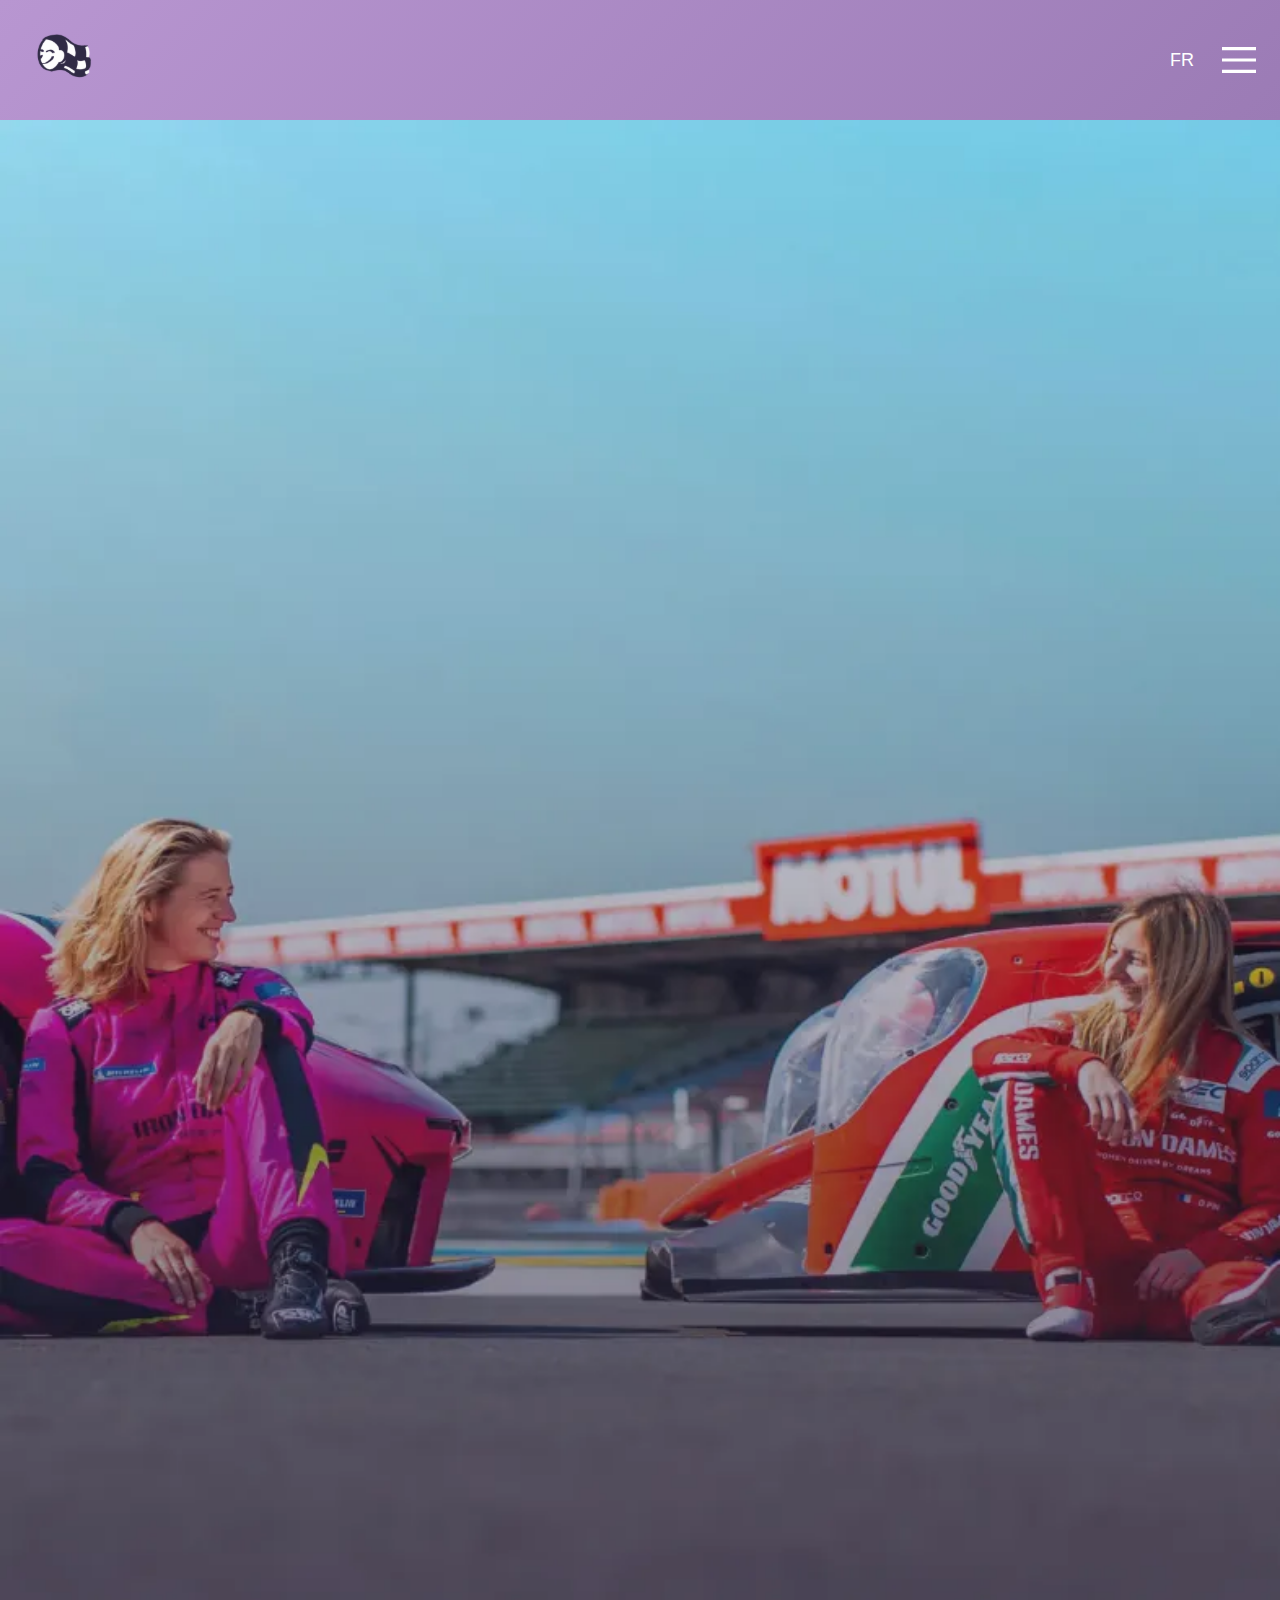
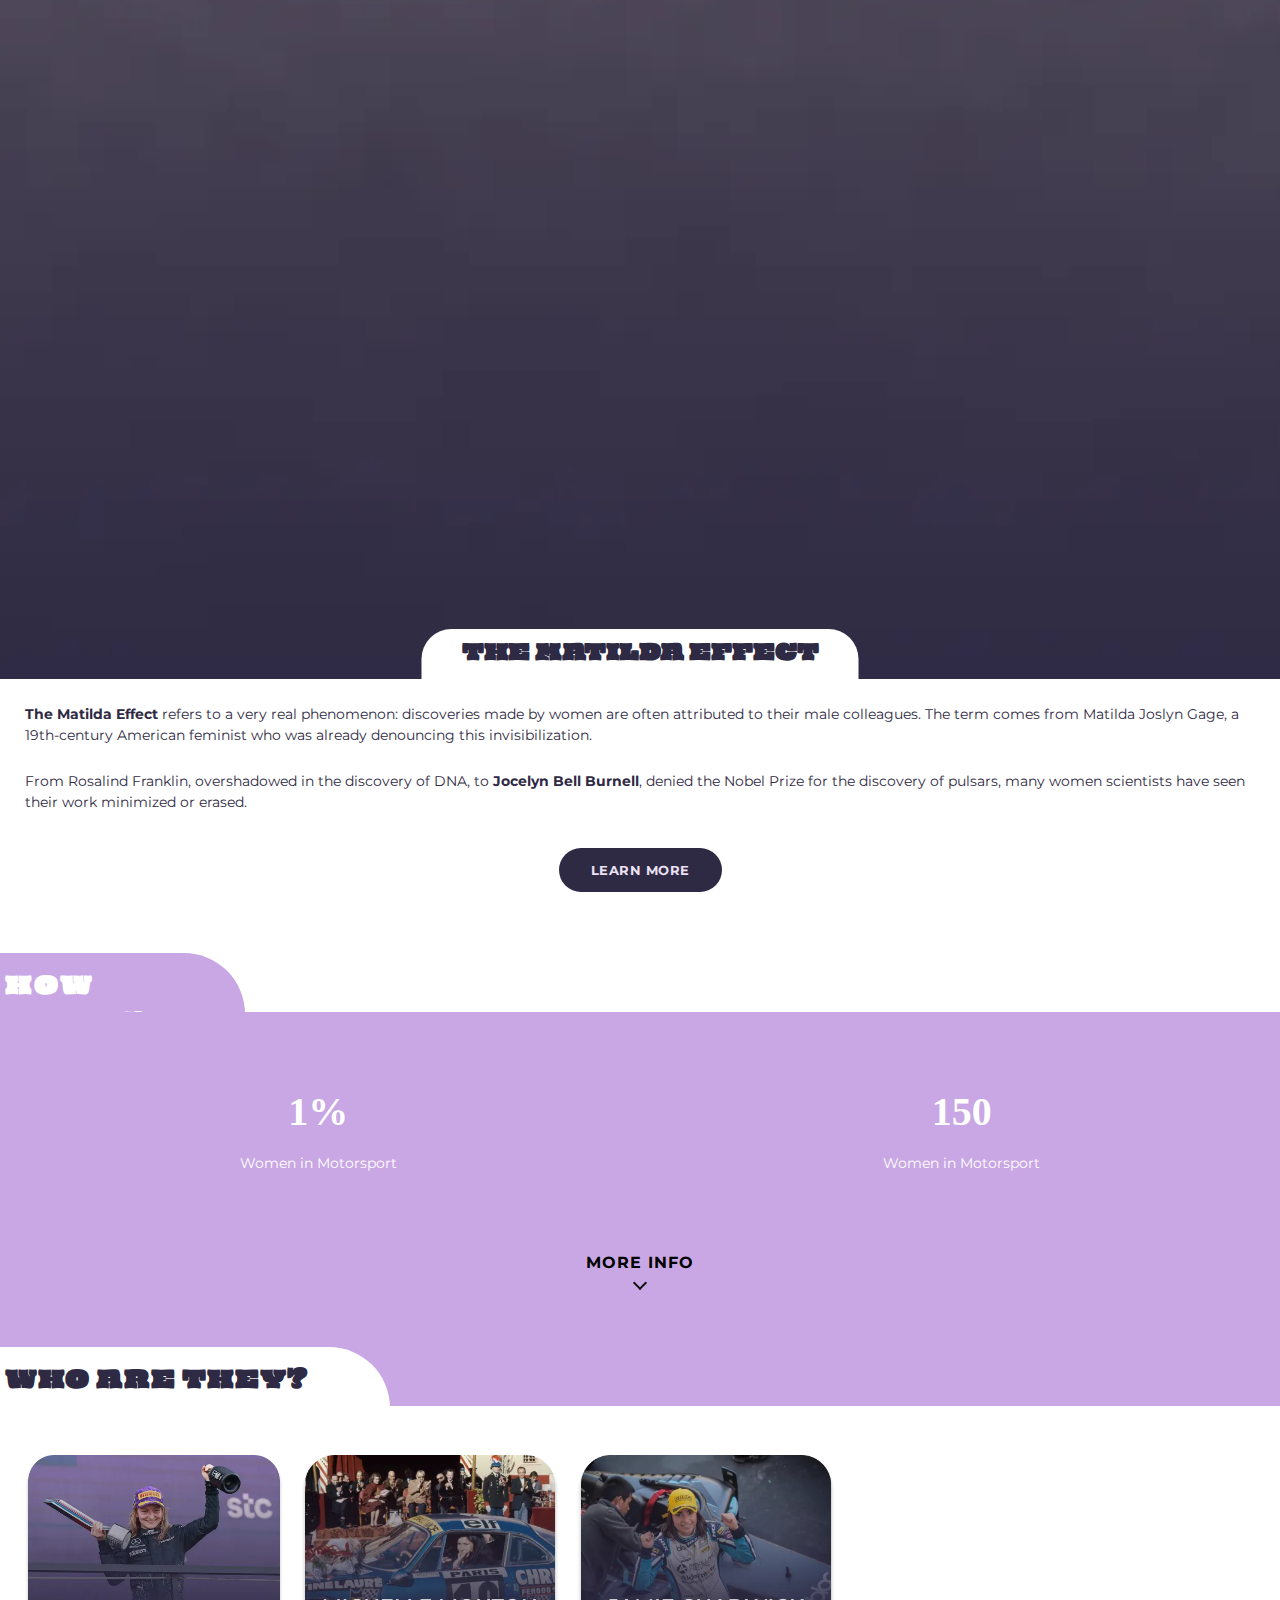
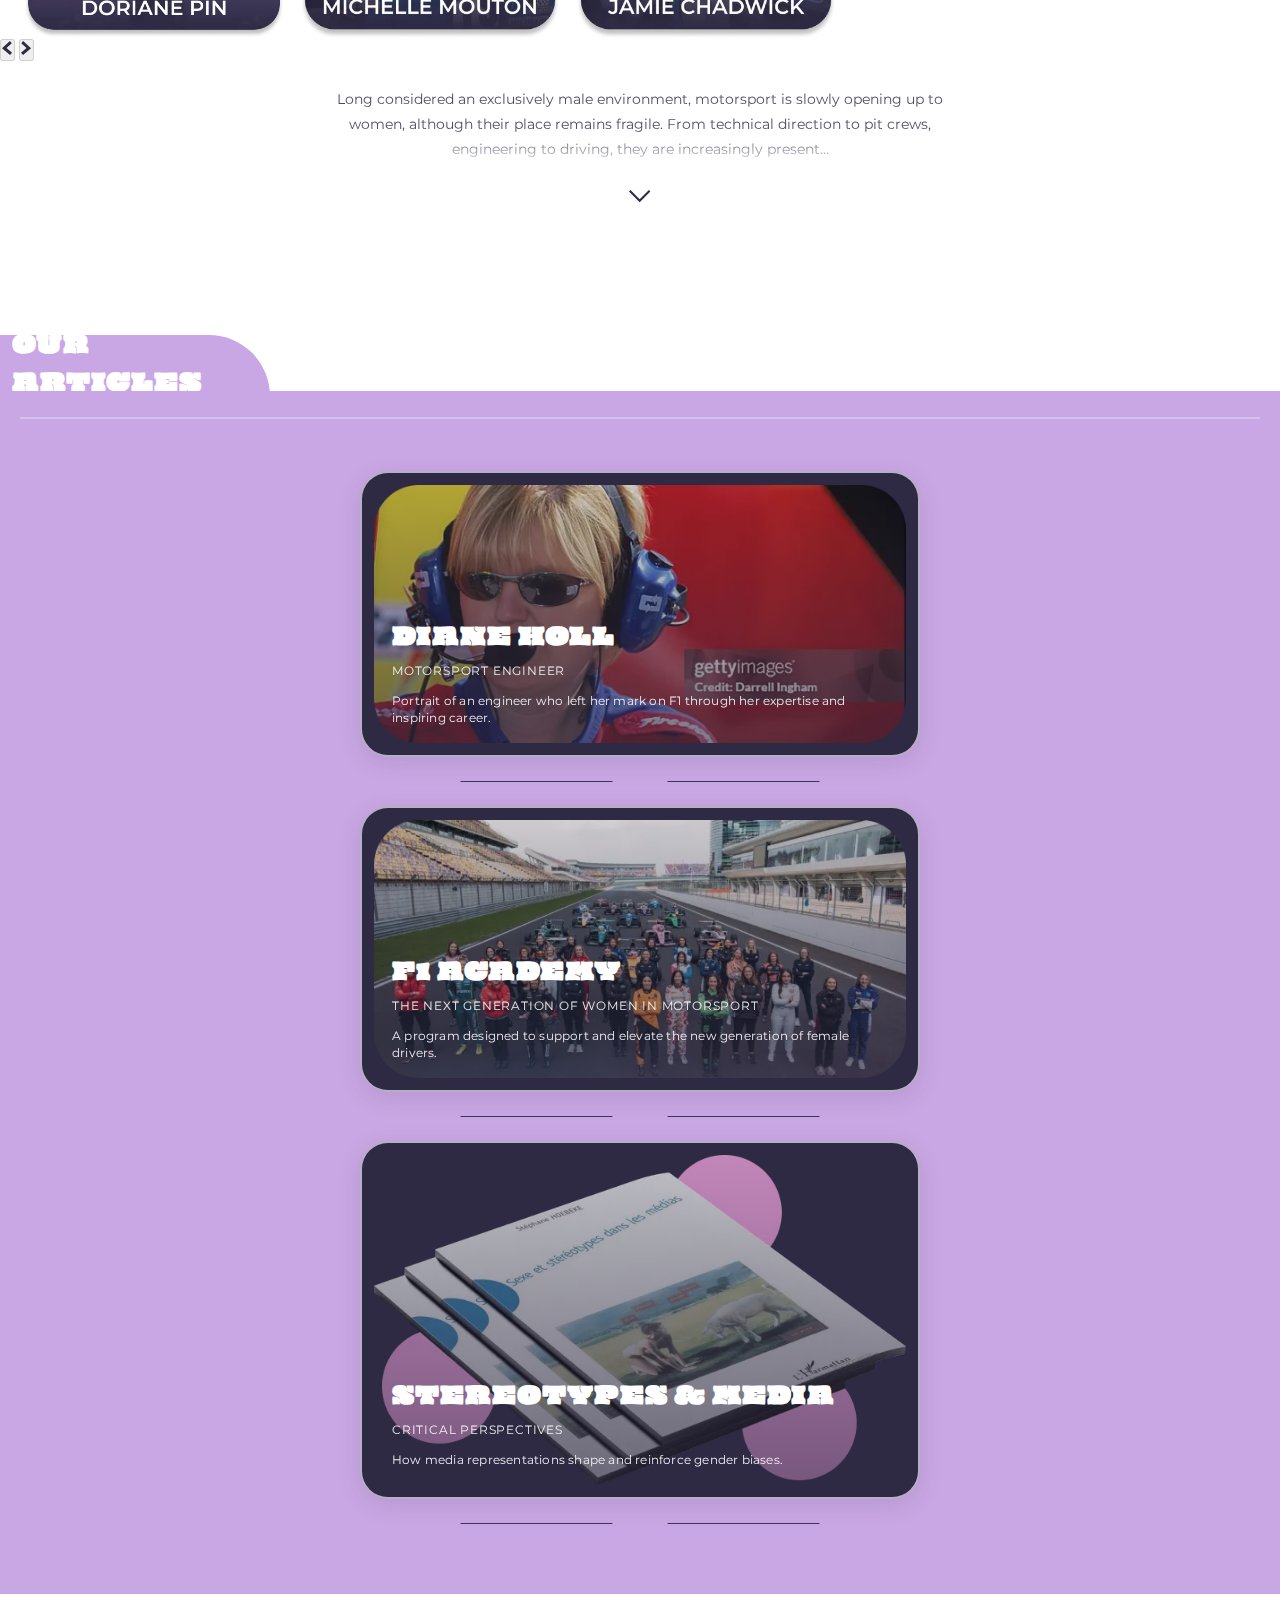
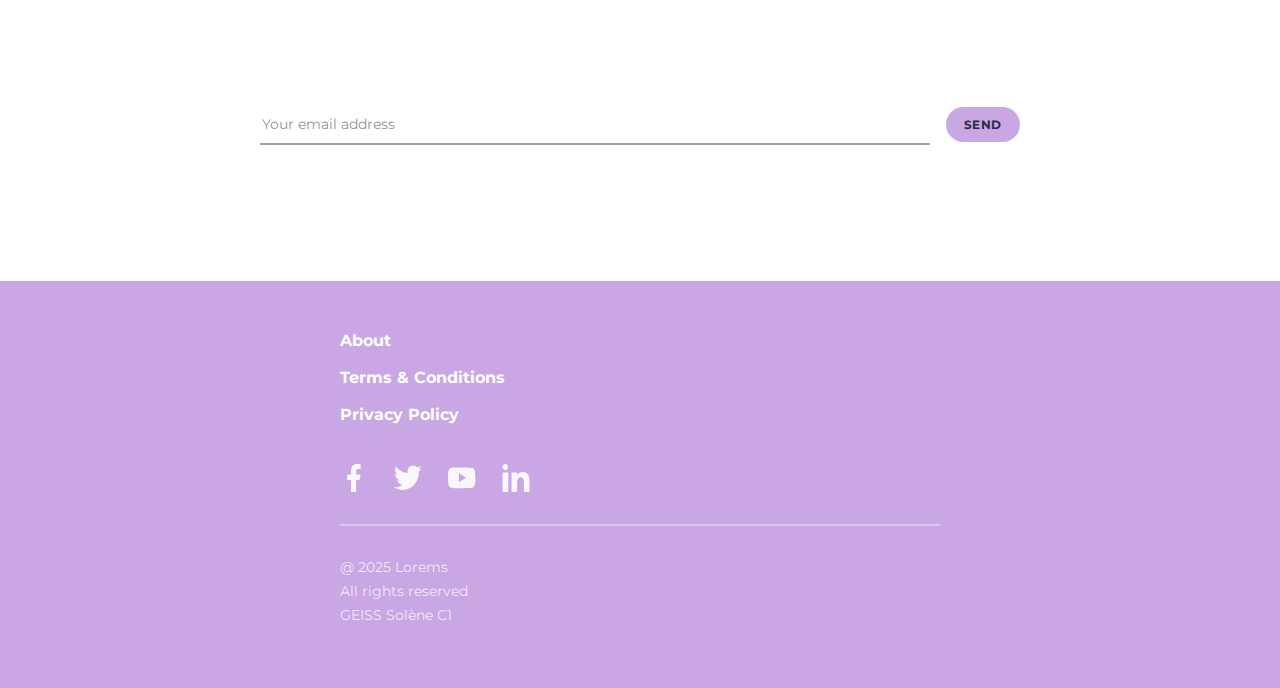
<file: en/index.html>
<!DOCTYPE html>
<html lang="en">
<head>
  <meta charset="UTF-8">
  <meta name="viewport" content="width=device-width, initial-scale=1.0">
  <title>THE INVISIBLE GRID</title>

  <link rel="stylesheet" href="/src/style.css">
  <script src="/src/script.js" defer></script>
  <link href="https://fonts.googleapis.com/css2?family=Oi&display=swap" rel="stylesheet">
  <link href="https://fonts.googleapis.com/css2?family=Montserrat:wght@400;700;800&family=Oi&display=swap" rel="stylesheet">
</head>
<body>
  <header>
    
    <a href="/en/" class="logo-link">
      <img src="/assets/icones/LOGO.svg" alt="Logo">
    </a>

    <div class="header-right">
      <a href="/fr/" class="lang-link">FR</a>
      <button class="header__menu-btn menu-btn" aria-label="menu" aria-expanded="false" aria-controls="mainNav">
        <img src="/assets/icones/menu.svg" alt="Menu icon">
      </button>

      <nav class="header__menu menu" id="mainNav" aria-hidden="true">
        <ul class="menu__list list-unstyled">
          <li class="menu__item">
            <a class="menu__link" href="/en/about.html">About</a>
          </li>
          <li class="menu__item">
            <a class="menu__link" href="/en/matilda_effect.html">Matilda Effect</a>
          </li>
          <li class="menu__item">
            <a class="menu__link" href="/en/diane_holl.html">Diane Holl</a>
          </li>
          <li class="menu__item">
            <a class="menu__link" href="/en/f1_academy.html">F1 Academy</a>
          </li>
          <li class="menu__item">
            <a class="menu__link" href="/en/stereotypes.html">Stereotypes & Media</a>
          </li>
          <li class="menu__item">
            <a class="menu__link" href="/en/theory.html">A Theory</a>
          </li>
          <li class="menu__item">
            <a class="menu__link" href="/en/movies_series.html">Movies / Series</a>
          </li>
          <li class="menu__item">
            <a class="menu__link" href="/en/contact.html">Contact Us</a>
          </li>
          <li class="menu__item">
            <a class="menu__link" href="/en/glossary.html">Glossary</a>
          </li>
          <li class="menu__item">
            <a class="menu__link" href="/en/other_projects.html">Other Projects</a>
          </li>
        </ul>
      </nav>
    </div>
  </header>

  <section class="hero">
    <img src="/assets/img/home_back.webp" alt="Matilda Effect" class="hero-image">
    <div class="hero-banner">
      <h1>THE MATILDA EFFECT</h1>
    </div>
  </section>

  <section class="matilda-card">
    <div class="matilda-card__inner">
      <div class="matilda-card__content">
        <p class="matilda-card__paragraph">
          <strong>The Matilda Effect</strong> refers to a very real phenomenon: discoveries
          made by women are often attributed to their male colleagues.
          The term comes from Matilda Joslyn Gage, a 19th-century American feminist
          who was already denouncing this invisibilization.
        </p>

        <p class="matilda-card__paragraph">
          From Rosalind Franklin, overshadowed in the discovery of DNA, to
          <strong>Jocelyn Bell Burnell</strong>, denied the Nobel Prize for the discovery of pulsars,
          many women scientists have seen their work minimized or erased.
        </p>
      </div>

      <a href="/en/matilda_effect.html" class="matilda-card__button">LEARN MORE</a>
    </div>
  </section>

  <section class="stats-combien">
    <div class="stats-combien__inner">
      <div class="stats-combien__header">
        <div class="stats-combien__header-label">
          HOW MANY?
        </div>
      </div>

      <div class="stats-combien__body">
        <div class="stats-combien__body-top-line"></div>

        <div class="stats-combien__stats">
          <article class="stats-combien__stat">
            <span class="stats-combien__value">1%</span>
            <p class="stats-combien__caption">
              Women in Motorsport
            </p>
          </article>

          <article class="stats-combien__stat stats-combien__stat--right">
            <span class="stats-combien__value">150</span>
            <p class="stats-combien__caption">
              Women in Motorsport
            </p>
          </article>
        </div>

        <div class="stats-combien__footer">
          <div class="stats-combien__footer-line"></div>
          <button class="stats-combien__button" type="button">
            <span class="stats-combien__button-label">MORE INFO</span>
            <span class="stats-combien__button-icon"></span>
          </button>
        </div>
      </div>
    </div>
  </section>

  <section class="who">
    <div class="who__inner">
      <div class="who__header">
        <div class="who__header-label">
          WHO ARE THEY?
        </div>
      </div>

      <div class="carousel" aria-labelledby="carousel-heading">
        <div class="carousel__container" role="region" aria-live="polite">
          <div class="carousel__item">
            <img src="/assets/img/carrousel_1.webp" alt="Doriane Pin" />
          </div>
          <div class="carousel__item">
            <img src="/assets/img/carrousel_2.webp" alt="Michèle Mouton" />
          </div>
          <div class="carousel__item">
            <img src="/assets/img/carrousel_3.webp" alt="Jamie Chadwick" />
          </div>
        </div>

        <div class="carousel__controls">
          <button class="carousel__button carousel__button--prev" aria-label="Scroll left">
            <img src="/assets/icones/arrow_left.svg" alt="left arrow" />
          </button>
          <button class="carousel__button carousel__button--next" aria-label="Scroll right">
            <img src="/assets/icones/arrow_right.svg" alt="right arrow" />
          </button>
        </div>
      </div>

      <div class="who__footer">
        <p class="who__description">
          Long considered an exclusively male environment, motorsport is slowly opening up to women, although their place remains fragile.
          From technical direction to pit crews, engineering to driving, they are increasingly present…
        </p>

        <button class="who__arrow-bottom" type="button" aria-label="Scroll down">
          <img src="/assets/icones/arrow_down.svg" alt="down arrow" />
        </button>
      </div>
    </div>
  </section>

  <section class="articles">
    <div class="articles__inner">
      <div class="articles__header">
        <div class="articles__header-label">Our Articles</div>
      </div>

      <div class="articles__body">
        <div class="articles__body-top-line"></div>

        <div class="articles__list">

          <article class="article-card" tabindex="0">
            <div class="article-card__media">
              <img src="/assets/img/dianeholl_article1.webp" alt="Diane Holl, motorsport engineer" />
              <div class="article-card__overlay"></div>
              <div class="article-card__content">
                <h3 class="article-card__title">Diane Holl</h3>
                <p class="article-card__subtitle">Motorsport Engineer</p>
                <p class="article-card__intro">
                  Portrait of an engineer who left her mark on F1 through her expertise and inspiring career.
                </p>
              </div>
            </div>
          </article>

          <img src="/assets/icones/separateur.svg" alt="Decorative separator" class="article-separator" />

          <article class="article-card" tabindex="0">
            <div class="article-card__media">
              <img src="/assets/img/f1academy_article2.webp" alt="F1 Academy drivers" />
              <div class="article-card__overlay"></div>
              <div class="article-card__content">
                <h3 class="article-card__title">F1 Academy</h3>
                <p class="article-card__subtitle">The next generation of women in motorsport</p>
                <p class="article-card__intro">
                  A program designed to support and elevate the new generation of female drivers.
                </p>
              </div>
            </div>
          </article>

          <img src="/assets/icones/separateur.svg" alt="Decorative separator" class="article-separator" />

          <article class="article-card" tabindex="0">
            <div class="article-card__media">
              <img src="/assets/img/stereotype_book.webp" alt="Book on gender stereotypes in the media" />
              <div class="article-card__overlay"></div>
              <div class="article-card__content">
                <h3 class="article-card__title">Stereotypes & Media</h3>
                <p class="article-card__subtitle">Critical Perspectives</p>
                <p class="article-card__intro">
                  How media representations shape and reinforce gender biases.
                </p>
              </div>
            </div>
          </article>

          <img src="/assets/icones/separateur.svg" alt="Decorative separator" class="article-separator" />
        </div>
      </div>
    </div>
  </section>

  <section class="newsletter" id="newsletter">
    <div class="newsletter__inner">

      <form class="newsletter__form" novalidate>
        <label for="nl-email" class="sr-only">Your email address</label>

        <div class="newsletter__field">
          <input
            type="email"
            id="nl-email"
            class="newsletter__input"
            placeholder="Your email address"
            required
            autocomplete="email"
          />
        </div>

        <button type="submit" class="newsletter__btn">Send</button>
      </form>

      <p class="newsletter__msg" role="status" aria-live="polite"></p>

    </div>
  </section>

  <section class="footer">
    <div class="footer__inner">

      <nav class="footer__links">
        <a href="/en/about.html">About</a>
        <a href="/en/terms.html">Terms & Conditions</a>
        <a href="/en/privacy.html">Privacy Policy</a>
      </nav>

      <div class="footer__socials">
        <a href="#" aria-label="Facebook">
          <img src="/assets/icones/Facebook-Icon.svg" alt="facebook icon">
        </a>
        <a href="#" aria-label="Twitter">
          <img src="/assets/icones/Twitter-Icon.svg" alt="twitter icon">
        </a>
        <a href="#" aria-label="YouTube">
          <img src="/assets/icones/Youtube-Icon.svg" alt="youtube icon">
        </a>
        <a href="#" aria-label="LinkedIn">
          <img src="/assets/icones/LinkedIn.svg" alt="linkedin icon">
        </a>
      </div>

      <div class="footer__separator"></div>

      <div class="footer__legal">
        <p>@ 2025 Lorems</p>
        <p>All rights reserved</p>
        <p>GEISS Solène C1</p>
      </div>

    </div>
  </section>

</body>
</html>
</file>
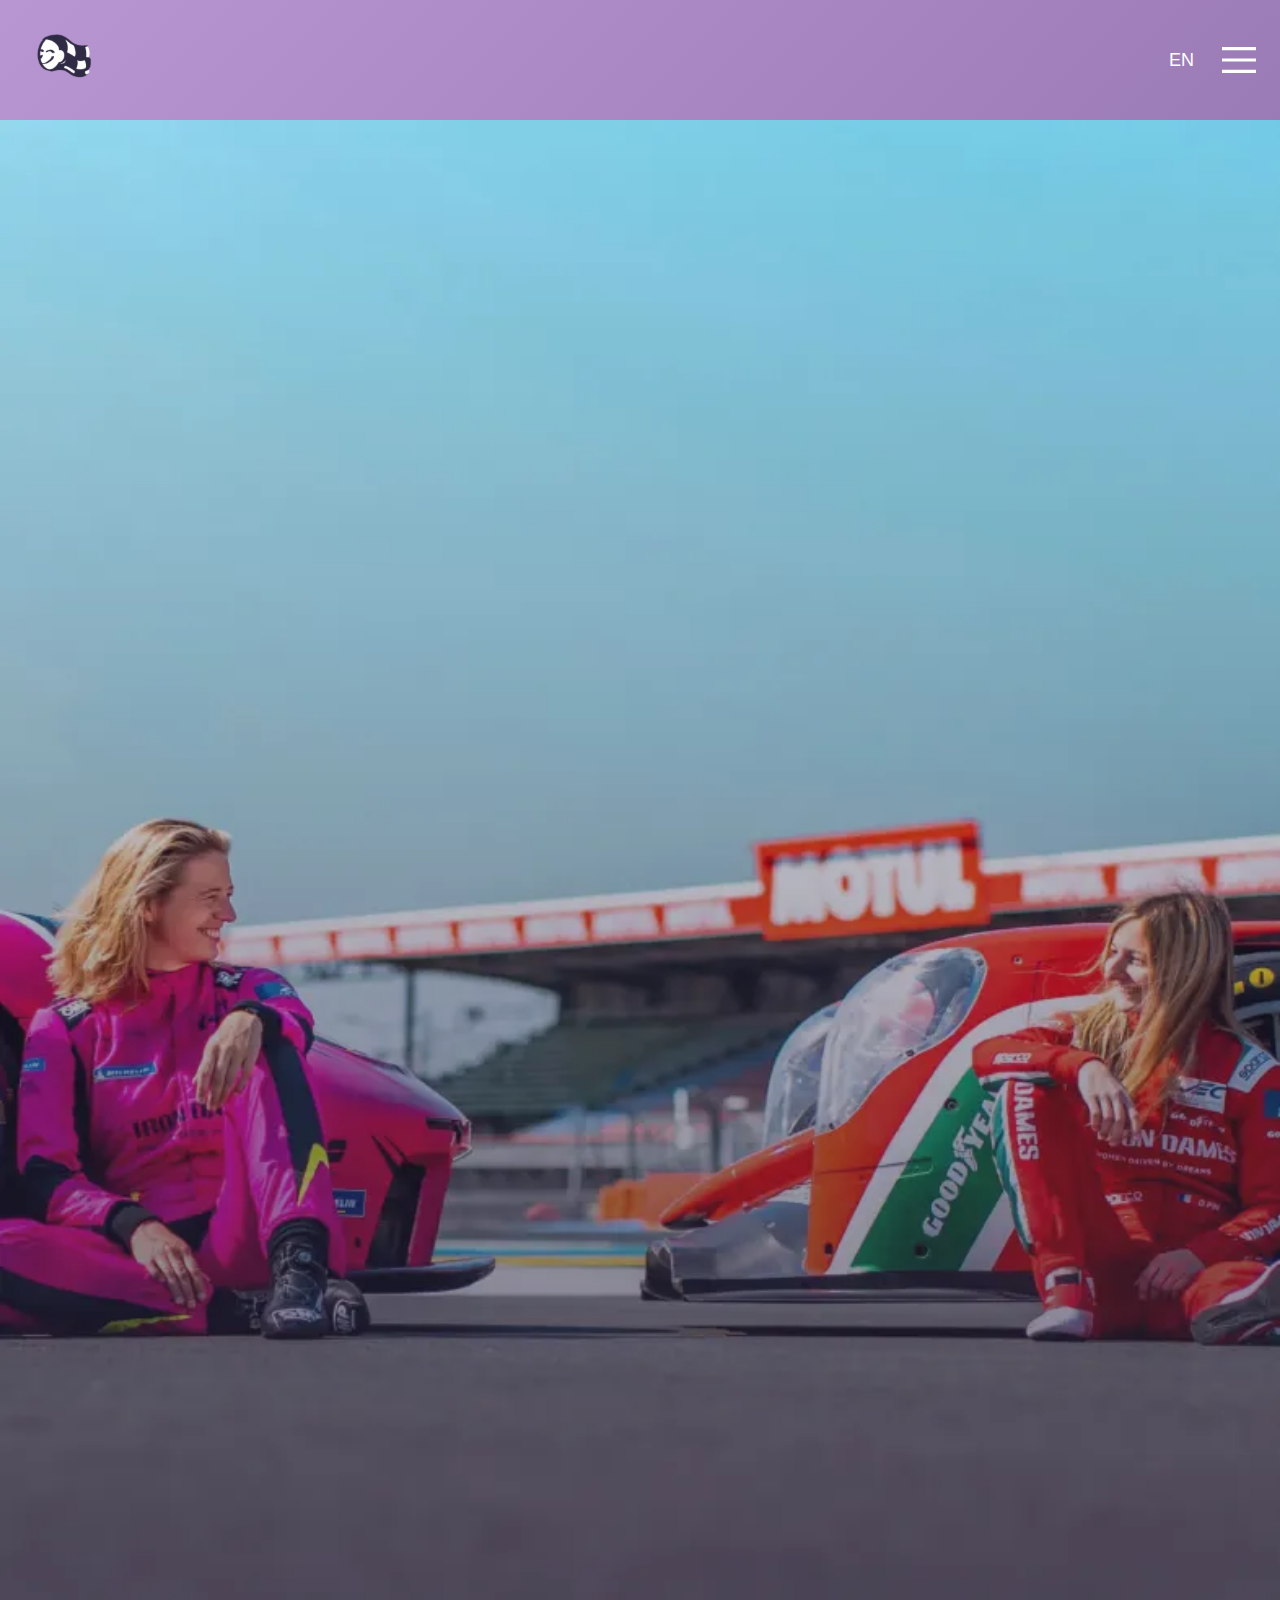
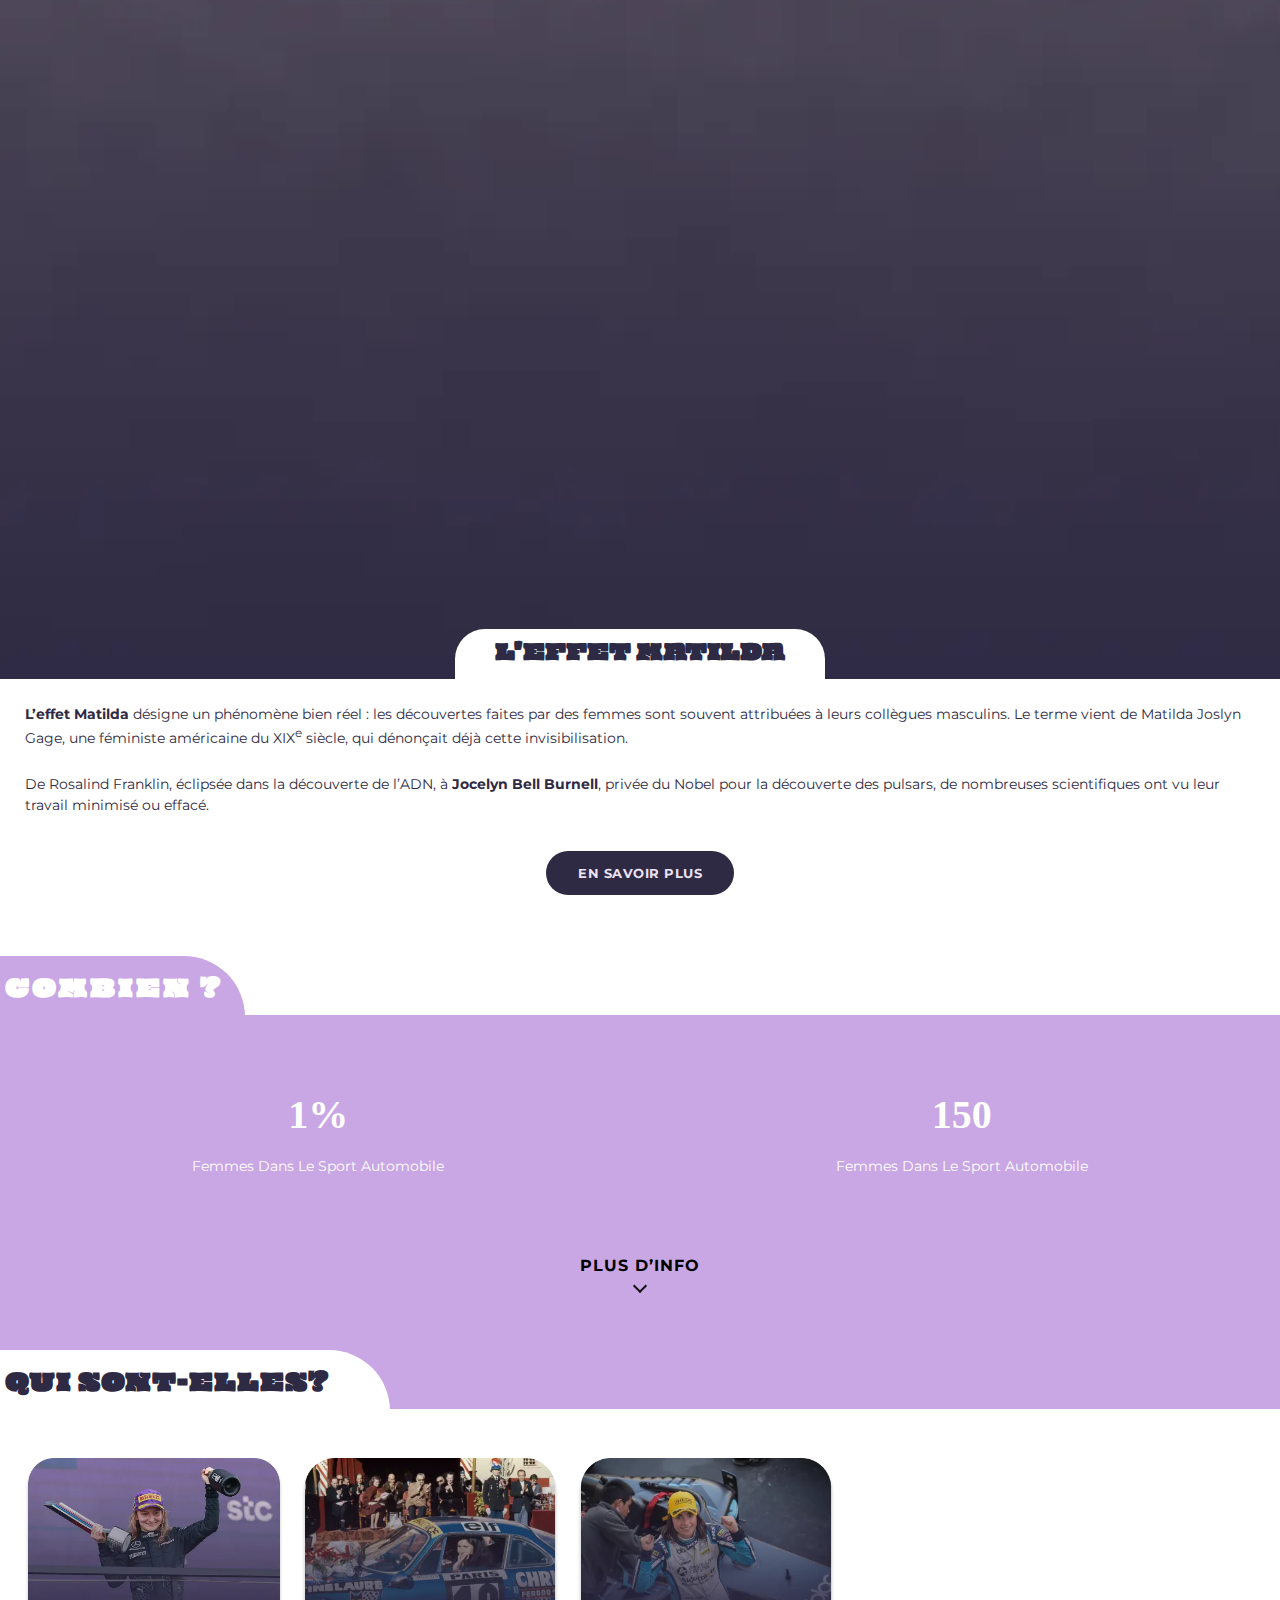
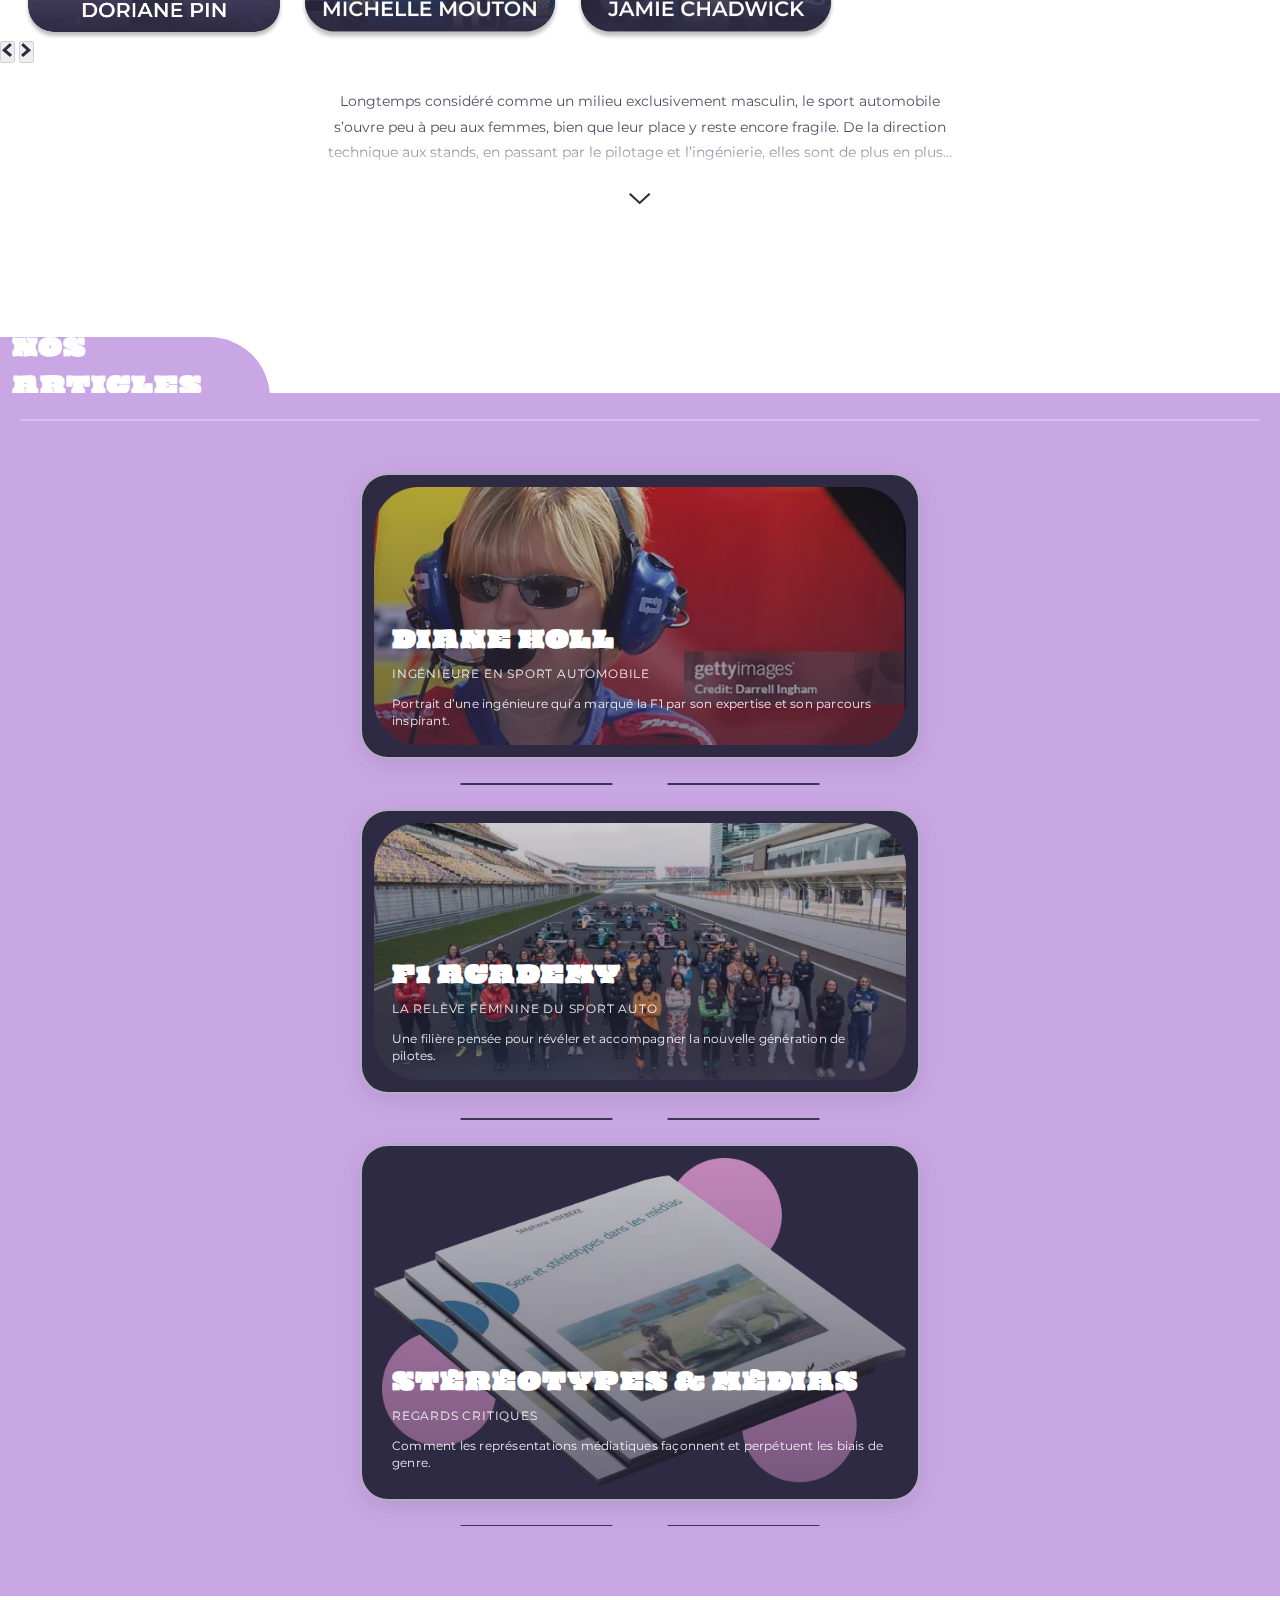
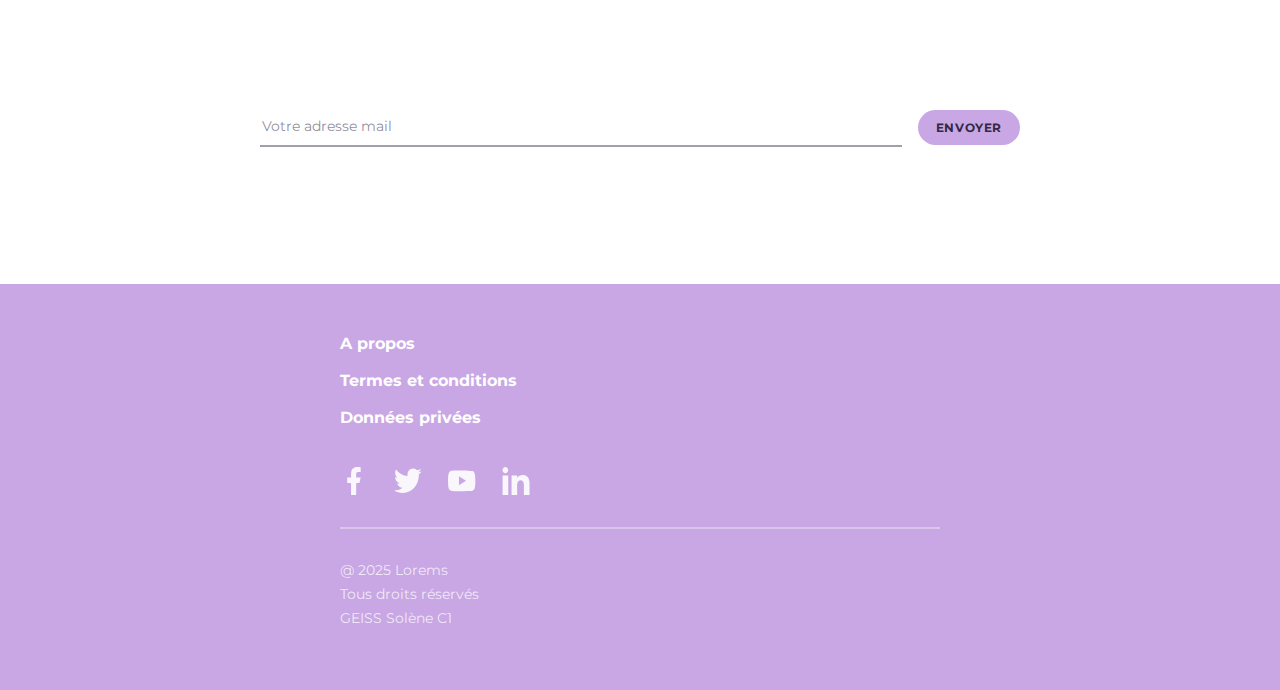
<file: fr/index.html>
<!DOCTYPE html>
<html lang="fr">
<head>
  <meta charset="UTF-8">
  <meta name="viewport" content="width=device-width, initial-scale=1.0">
  <title>LA GRILLE INVISIBLE</title>

  <link rel="stylesheet" href="/src/style.css">
  <script src="/src/script.js" defer></script>
  <link href="https://fonts.googleapis.com/css2?family=Oi&display=swap" rel="stylesheet">
  <link href="https://fonts.googleapis.com/css2?family=Montserrat:wght@400;700;800&family=Oi&display=swap" rel="stylesheet">
</head>
<body>
  <header>
    
    <a href="/fr/" class="logo-link">
      <img src="/assets/icones/LOGO.svg" alt="Logo">
    </a>

    <div class="header-right">
      <a href="/en/" class="lang-link">EN</a>
      <button class="header__menu-btn menu-btn" aria-label="menu" aria-expanded="false" aria-controls="mainNav">
        <img src="/assets/icones/menu.svg" alt="Menu-icone">
      </button>

      <nav class="header__menu menu" id="mainNav" aria-hidden="true">
        <ul class="menu__list list-unstyled">
          <li class="menu__item">
            <a class="menu__link" href="/fr/a_propos.html">A propos</a>
          </li>
          <li class="menu__item">
            <a class="menu__link" href="/fr/effet_matilda.html">Effet Matilda</a>
          </li>
          <li class="menu__item">
            <a class="menu__link" href="/fr/diane_holl.html">Diane Holl</a>
          </li>
          <li class="menu__item">
            <a class="menu__link" href="/fr/f1_academy.html">F1 Academy</a>
          </li>
          <li class="menu__item">
            <a class="menu__link" href="/fr/stereotype.html">Stéréotypes & Médias</a>
          </li>
          <li class="menu__item">
            <a class="menu__link" href="/fr/theorie.html">Une théorie</a>
          </li>
          <li class="menu__item">
            <a class="menu__link" href="/fr/films_series.html">Films/ Séries</a>
          </li>
          <li class="menu__item">
            <a class="menu__link" href="/fr/contacter.html">Nous Contacter</a>
          </li>
          <li class="menu__item">
            <a class="menu__link" href="/fr/glossaire.html">Glossaire</a>
          </li>
          <li class="menu__item">
            <a class="menu__link" href="/fr/autres_projets.html">Autres Projets</a>
          </li>
        </ul>
      </nav>
    </div>
  </header>

 

  <section class="hero">
    <img src="/assets/img/home_back.webp" alt="Effet Matilda" class="hero-image">
    <div class="hero-banner">
      <h1>L'EFFET MATILDA</h1>
    </div>
  </section>

    <section class="matilda-card">
        <div class="matilda-card__inner">
            <div class="matilda-card__content">
                <p class="matilda-card__paragraph">
                    <strong>L’effet Matilda</strong> désigne un phénomène bien réel : les découvertes
                    faites par des femmes sont souvent attribuées à leurs collègues masculins.
                    Le terme vient de Matilda Joslyn Gage, une féministe américaine du XIX<sup>e</sup> siècle,
                    qui dénonçait déjà cette invisibilisation.
                </p>

                <p class="matilda-card__paragraph">
                    De Rosalind Franklin, éclipsée dans la découverte de l’ADN, à
                    <strong>Jocelyn Bell Burnell</strong>, privée du Nobel pour la découverte des pulsars,
                    de nombreuses scientifiques ont vu leur travail minimisé ou effacé.
                </p>
            </div>

            <a href="/fr/effet_matilda.html" class="matilda-card__button">EN SAVOIR PLUS</a>
        </div>
    </section>

    <section class="stats-combien">
        <div class="stats-combien__inner">
            <div class="stats-combien__header">
                <div class="stats-combien__header-label">
                    COMBIEN ?
                </div>
            </div>

            <div class="stats-combien__body">
                <div class="stats-combien__body-top-line"></div>

               <div class="stats-combien__stats">
                    <article class="stats-combien__stat">
                        <span class="stats-combien__value">1%</span>
                        <p class="stats-combien__caption">
                            Femmes Dans Le Sport Automobile
                        </p>
                    </article>

                    <article class="stats-combien__stat stats-combien__stat--right">
                        <span class="stats-combien__value">150</span>
                        <p class="stats-combien__caption">
                            Femmes Dans Le Sport Automobile
                        </p>
                    </article>
                </div>


                <div class="stats-combien__footer">
                    <div class="stats-combien__footer-line"></div>
                    <button class="stats-combien__button" type="button">
                        <span class="stats-combien__button-label">PLUS D’INFO</span>
                        <span class="stats-combien__button-icon"></span>
                    </button>
                </div>
            </div>
        </div>
    </section>
    
    <section class="who">
  <div class="who__inner">
    <div class="who__header">
      <div class="who__header-label">
        QUI SONT-ELLES?
      </div>
    </div>

    <div class="carousel" aria-labelledby="carousel-heading">
      <div class="carousel__container" role="region" aria-live="polite">
        <div class="carousel__item">
          <img src="/assets/img/carrousel_1.webp" alt="Doriane pin" />
        </div>
        <div class="carousel__item">
          <img src="/assets/img/carrousel_2.webp" alt="Michelle Mouton" />
        </div>
        <div class="carousel__item">
          <img src="/assets/img/carrousel_3.webp" alt="Jamie Chadwick" />
        </div>
      </div>

      <div class="carousel__controls">
        <button class="carousel__button carousel__button--prev" aria-label="Défiler vers la gauche">
          <img src="/assets/icones/arrow_left.svg" alt="fleche gauche" />
        </button>
        <button class="carousel__button carousel__button--next" aria-label="Défiler vers la droite">
          <img src="/assets/icones/arrow_right.svg" alt="fleche droite" />
        </button>
      </div>
    </div>
    <div class="who__footer">
      <p class="who__description">
        Longtemps considéré comme un milieu exclusivement masculin, le sport automobile s’ouvre peu à peu aux femmes, bien que leur place y reste encore fragile.
        De la direction technique aux stands, en passant par le pilotage et l’ingénierie, elles sont de plus en plus…
      </p>

      <button class="who__arrow-bottom" type="button" aria-label="Faire défiler vers la suite">
        <img src="/assets/icones/arrow_down.svg" alt="flèche vers le bas" />
      </button>
    </div>
  </div>
</section>
<section class="articles">
  <div class="articles__inner">
    <div class="articles__header">
      <div class="articles__header-label">Nos articles</div>
    </div>

    <div class="articles__body">
      <div class="articles__body-top-line"></div>

      <div class="articles__list">
        <!-- Card 1 -->
        <article class="article-card" tabindex="0">
          <div class="article-card__media">
            <img src="/assets/img/dianeholl_article1.webp" alt="Diane Holl, ingénieure dans le sport automobile" />
            <div class="article-card__overlay"></div>
            <div class="article-card__content">
              <h3 class="article-card__title">Diane Holl</h3>
              <p class="article-card__subtitle">Ingénieure en sport automobile</p>
              <p class="article-card__intro">
                Portrait d’une ingénieure qui a marqué la F1 par son expertise et son parcours inspirant.
              </p>
            </div>
          </div>
        </article>

        <img src="/assets/icones/separateur.svg" alt="Séparateur décoratif" class="article-separator" />

        <!-- Card 2 -->
        <article class="article-card" tabindex="0">
          <div class="article-card__media">
            <img src="/assets/img/f1academy_article2.webp" alt="Pilotes de la F1 Academy" />
            <div class="article-card__overlay"></div>
            <div class="article-card__content">
              <h3 class="article-card__title">F1 Academy</h3>
              <p class="article-card__subtitle">La relève féminine du sport auto</p>
              <p class="article-card__intro">
                Une filière pensée pour révéler et accompagner la nouvelle génération de pilotes.
              </p>
            </div>
          </div>
        </article>

        <img src="/assets/icones/separateur.svg" alt="Séparateur décoratif" class="article-separator" />

        <!-- Card 3 -->
        <article class="article-card" tabindex="0">
          <div class="article-card__media">
            <img src="/assets/img/stereotype_book.webp" alt="Livre Sexe et stéréotypes de genre dans les médias" />
            <div class="article-card__overlay"></div>
            <div class="article-card__content">
              <h3 class="article-card__title">Stéréotypes & Médias</h3>
              <p class="article-card__subtitle">Regards critiques</p>
              <p class="article-card__intro">
                Comment les représentations médiatiques façonnent et perpétuent les biais de genre.
              </p>
            </div>
          </div>
        </article>
         <img src="/assets/icones/separateur.svg" alt="Séparateur décoratif" class="article-separator" />
      </div>
    </div>
  </div>
</section>
<section class="newsletter" id="newsletter">
  <div class="newsletter__inner">
    <form class="newsletter__form" novalidate>
      <label for="nl-email" class="sr-only">Votre adresse mail</label>

      <div class="newsletter__field">
        <input
          type="email"
          id="nl-email"
          class="newsletter__input"
          placeholder="Votre adresse mail"
          required
          autocomplete="email"
        />
      </div>

      <button type="submit" class="newsletter__btn">Envoyer</button>
    </form>

    <p class="newsletter__msg" role="status" aria-live="polite"></p>
  </div>
</section>
<section class="footer">
  <div class="footer__inner">

    <!-- Liens du haut -->
    <nav class="footer__links">
      <a href="/fr/a_propos.html">A propos</a>
      <a href="/fr/termes.html">Termes et conditions</a>
      <a href="/fr/donnees_privees.html">Données privées</a>
    </nav>

    <!-- Icônes réseaux sociaux -->
    <div class="footer__socials">
      <a href="#" aria-label="Facebook">
        <img src="/assets/icones/Facebook-Icon.svg" alt="facebook icone">
      </a>
      <a href="#" aria-label="Twitter">
        <img src="/assets/icones/Twitter-Icon.svg" alt="twitter icone">
      </a>
      <a href="#" aria-label="YouTube">
        <img src="/assets/icones/Youtube-Icon.svg" alt="youtube icone">
      </a>
      <a href="#" aria-label="LinkedIn">
        <img src="/assets/icones/LinkedIn.svg" alt="linkedin icone">
      </a>
    </div>

    <!-- Ligne séparatrice -->
    <div class="footer__separator"></div>

    <!-- Bas du footer -->
    <div class="footer__legal">
      <p>@ 2025 Lorems</p>
      <p>Tous droits réservés</p>
      <p>GEISS Solène C1</p>
    </div>

  </div>
</section>
</body>
</html>
</file>
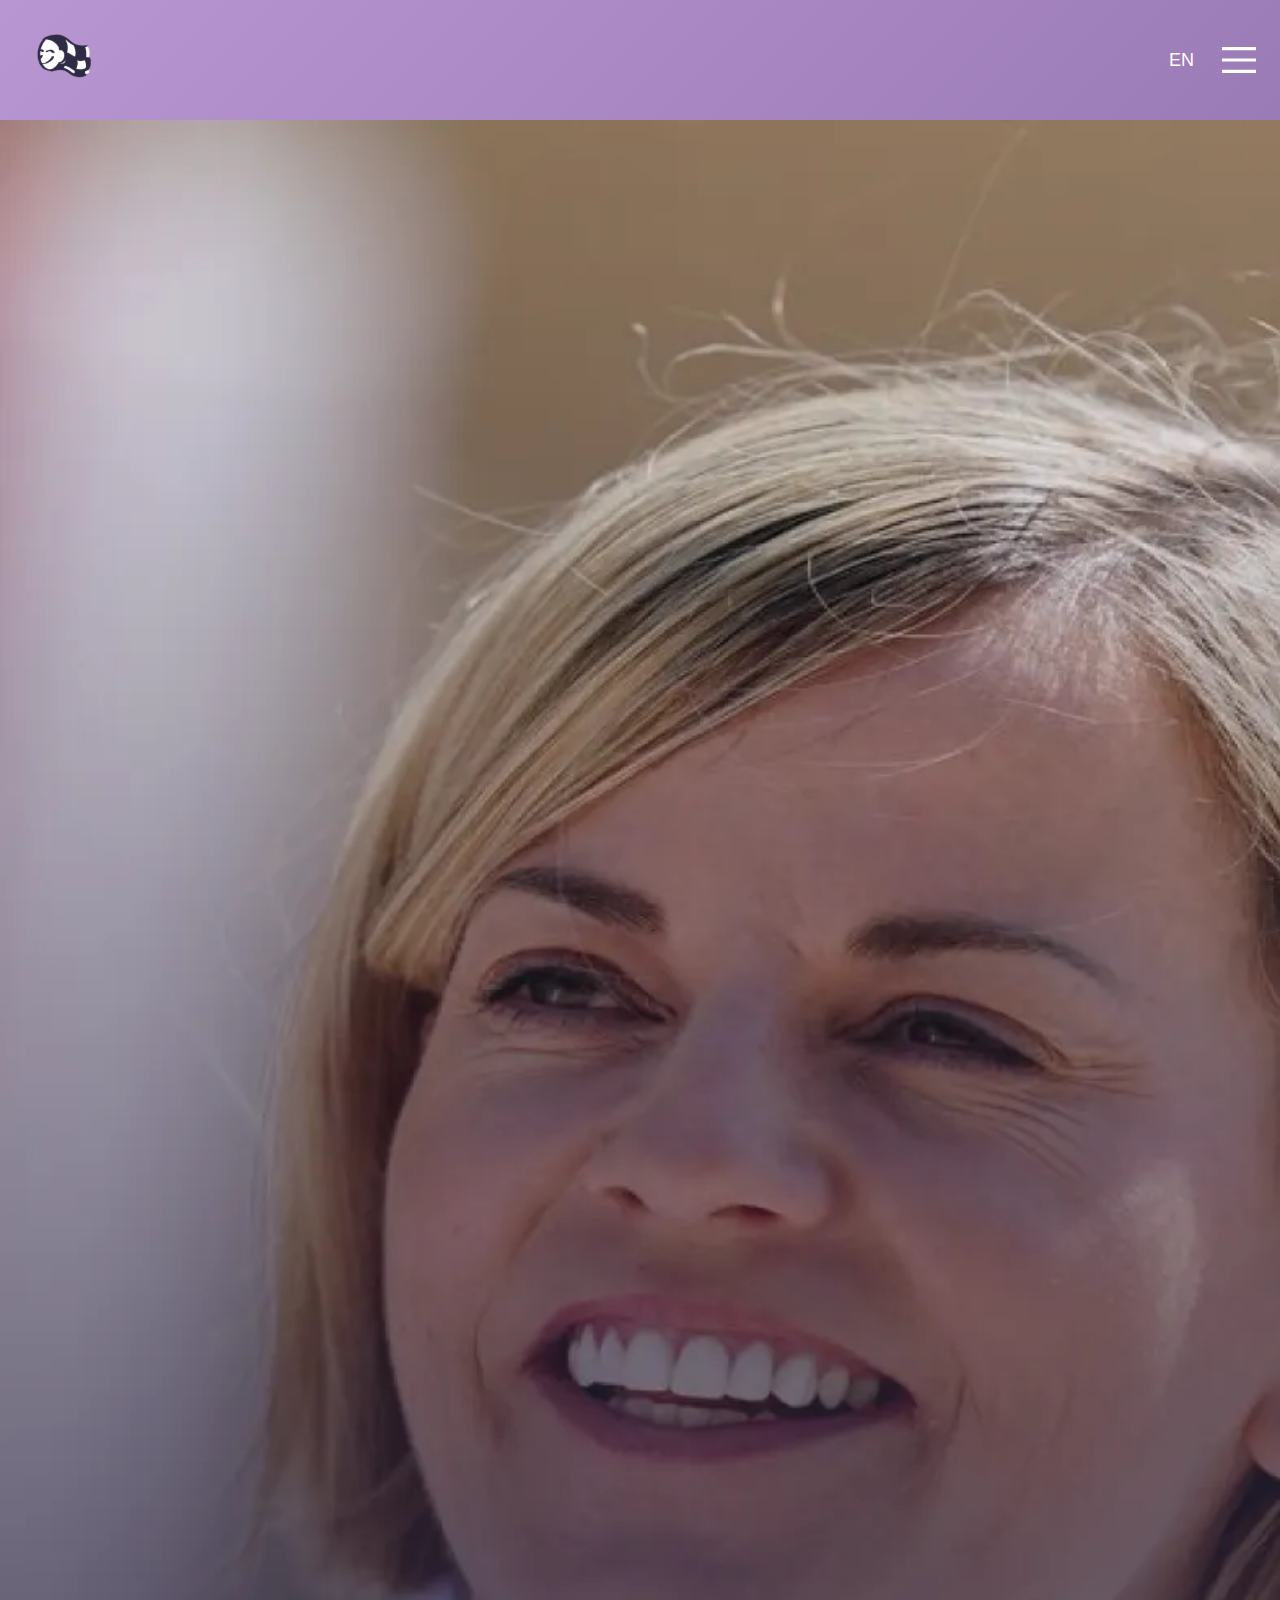
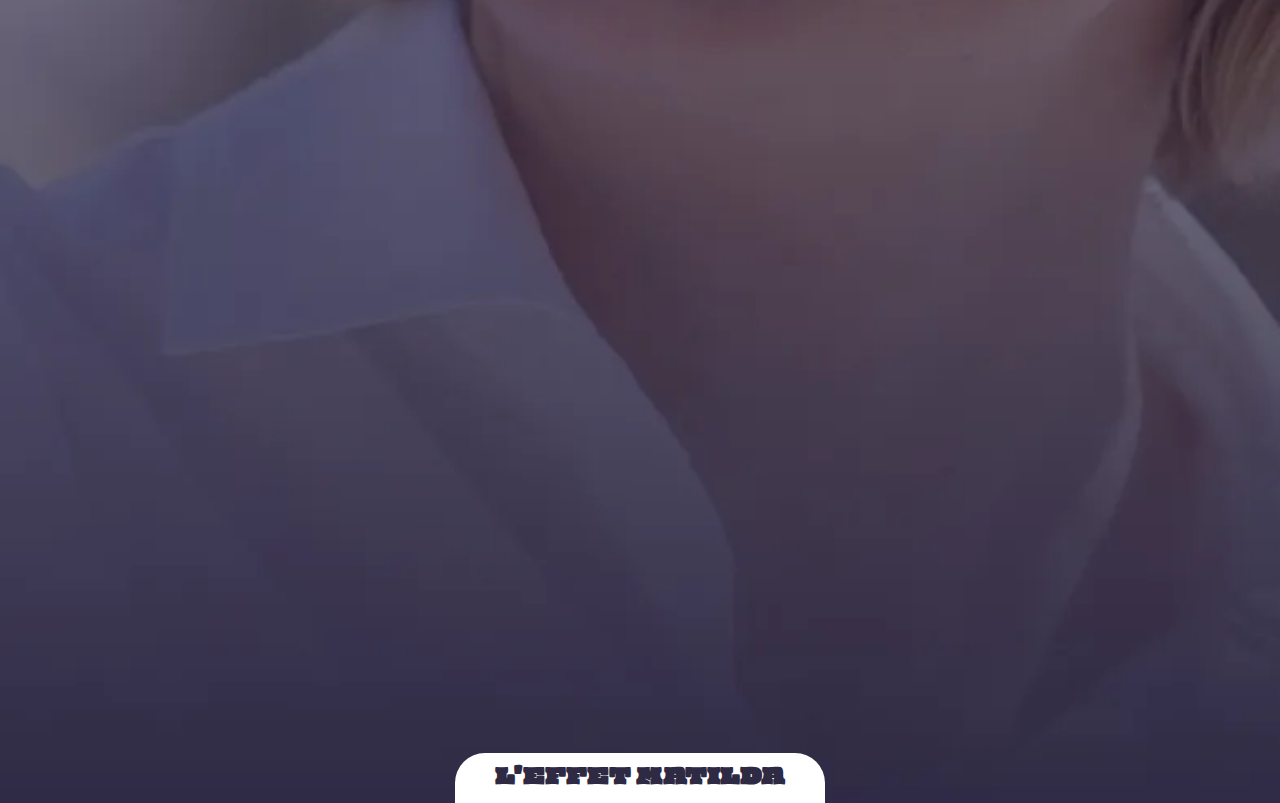
<file: fr/a_propos.html>
<!DOCTYPE html>
<html lang="fr">
<!DOCTYPE html>
<html lang="fr">
<head>
  <meta charset="UTF-8">
  <meta name="viewport" content="width=device-width, initial-scale=1.0">
  <title>A propos - LA GRILLE INVISIBLE</title>

  <link rel="stylesheet" href="/src/style.css">
  <script src="/src/script.js" defer></script>
  <link href="https://fonts.googleapis.com/css2?family=Oi&display=swap" rel="stylesheet">
  <link href="https://fonts.googleapis.com/css2?family=Montserrat:wght@400;700;800&family=Oi&display=swap" rel="stylesheet">
</head>
<body>
  <header>
    
    <a href="/fr/" class="logo-link">
      <img src="/assets/icones/LOGO.svg" alt="Logo">
    </a>

    <div class="header-right">
      <a href="/en/" class="lang-link">EN</a>
      <button class="header__menu-btn menu-btn" aria-label="menu" aria-expanded="false" aria-controls="mainNav">
        <img src="/assets/icones/menu.svg" alt="Menu-icone">
      </button>

      <nav class="header__menu menu" id="mainNav" aria-hidden="true">
        <ul class="menu__list list-unstyled">
          <li class="menu__item">
            <a class="menu__link" href="/fr/a_propos.html">A propos</a>
          </li>
          <li class="menu__item">
            <a class="menu__link" href="/fr/effet_matilda.html">Effet Matilda</a>
          </li>
          <li class="menu__item">
            <a class="menu__link" href="/fr/diane_holl.html">Diane Holl</a>
          </li>
          <li class="menu__item">
            <a class="menu__link" href="/fr/f1_academy.html">F1 Academy</a>
          </li>
          <li class="menu__item">
            <a class="menu__link" href="/fr/stereotype.html">Stéréotypes & Médias</a>
          </li>
          <li class="menu__item">
            <a class="menu__link" href="/fr/theorie.html">Une théorie</a>
          </li>
          <li class="menu__item">
            <a class="menu__link" href="/fr/films_series.html">Films/ Séries</a>
          </li>
          <li class="menu__item">
            <a class="menu__link" href="/fr/contacter.html">Nous Contacter</a>
          </li>
          <li class="menu__item">
            <a class="menu__link" href="/fr/glossaire.html">Glossaire</a>
          </li>
          <li class="menu__item">
            <a class="menu__link" href="/fr/autres_projets.html">Autres Projets</a>
          </li>
        </ul>
      </nav>
    </div>
  </header>
        <section class="hero">
    <img src="/assets/img/about_back.webp" alt="A propos" class="hero-image">
    <div class="hero-banner">
      <h1>L'EFFET MATILDA</h1>
    </div>
  </section>

    </body>
</html>
</file>
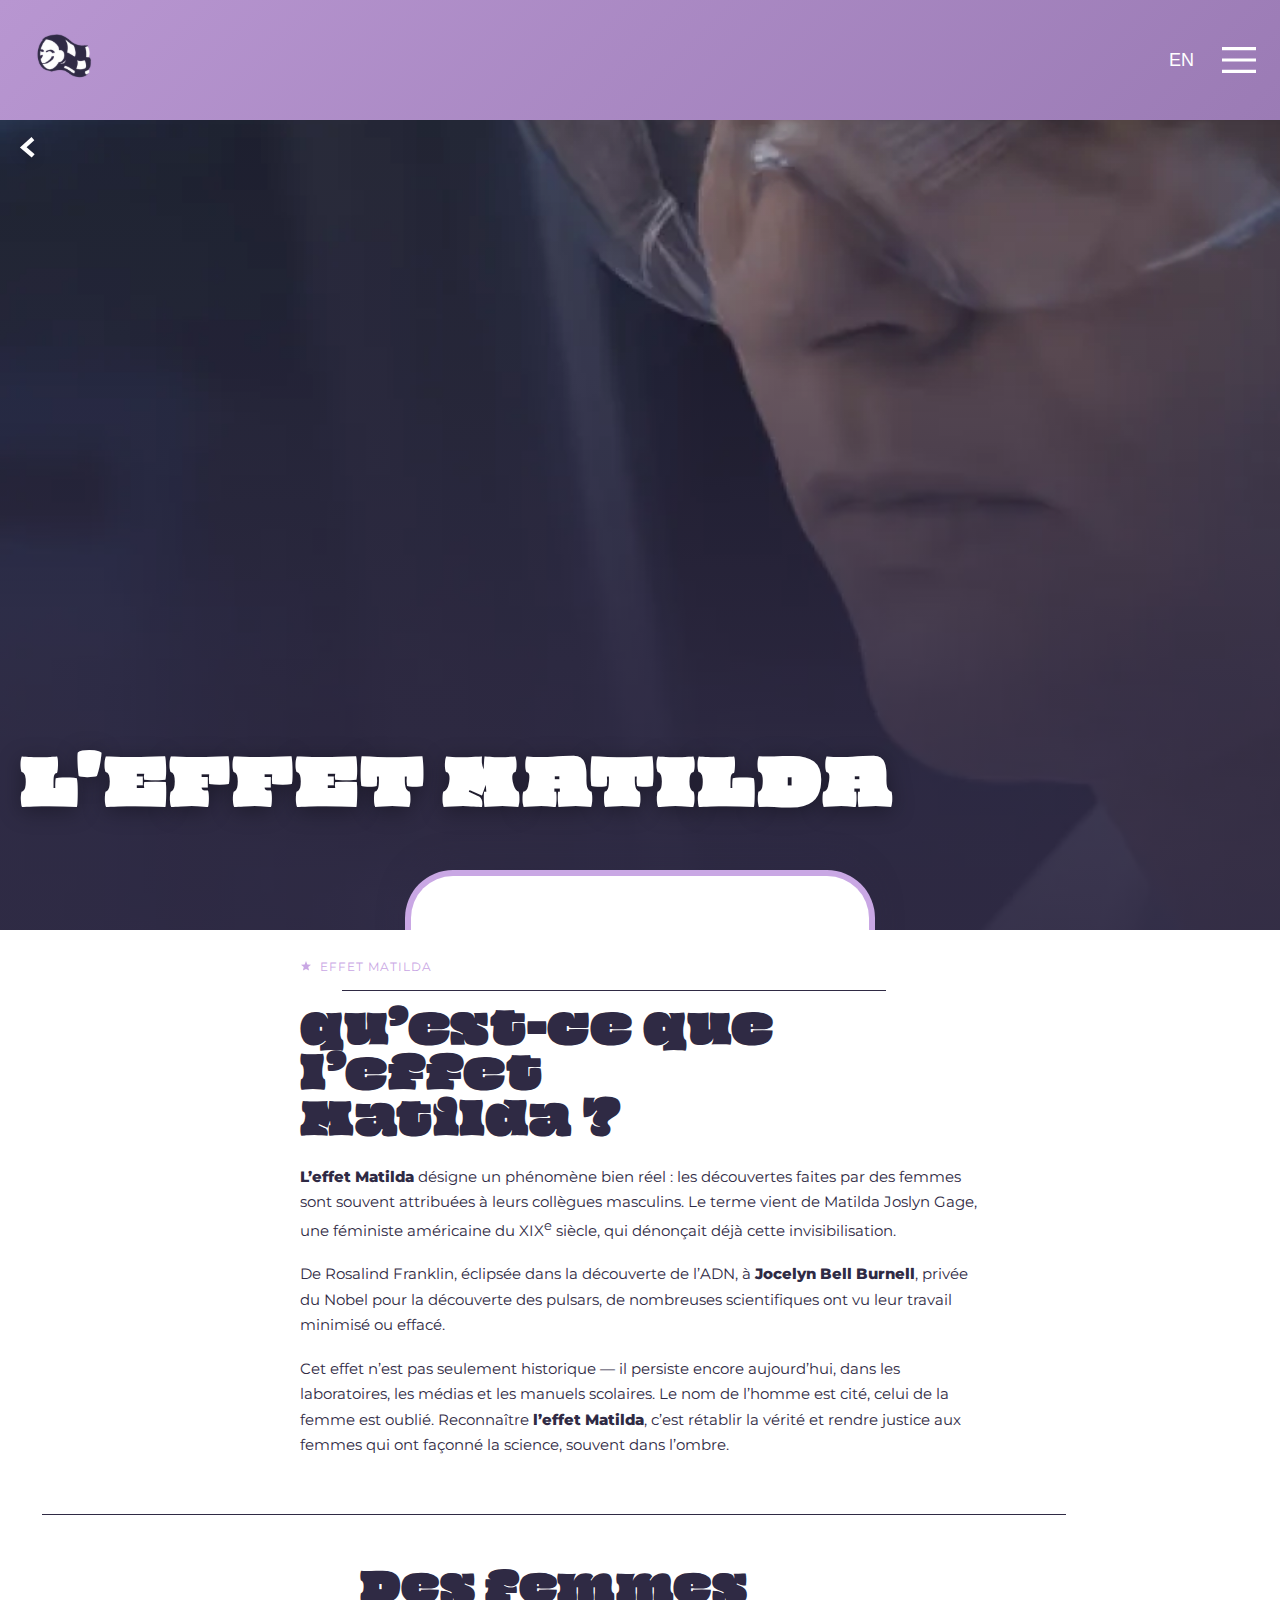
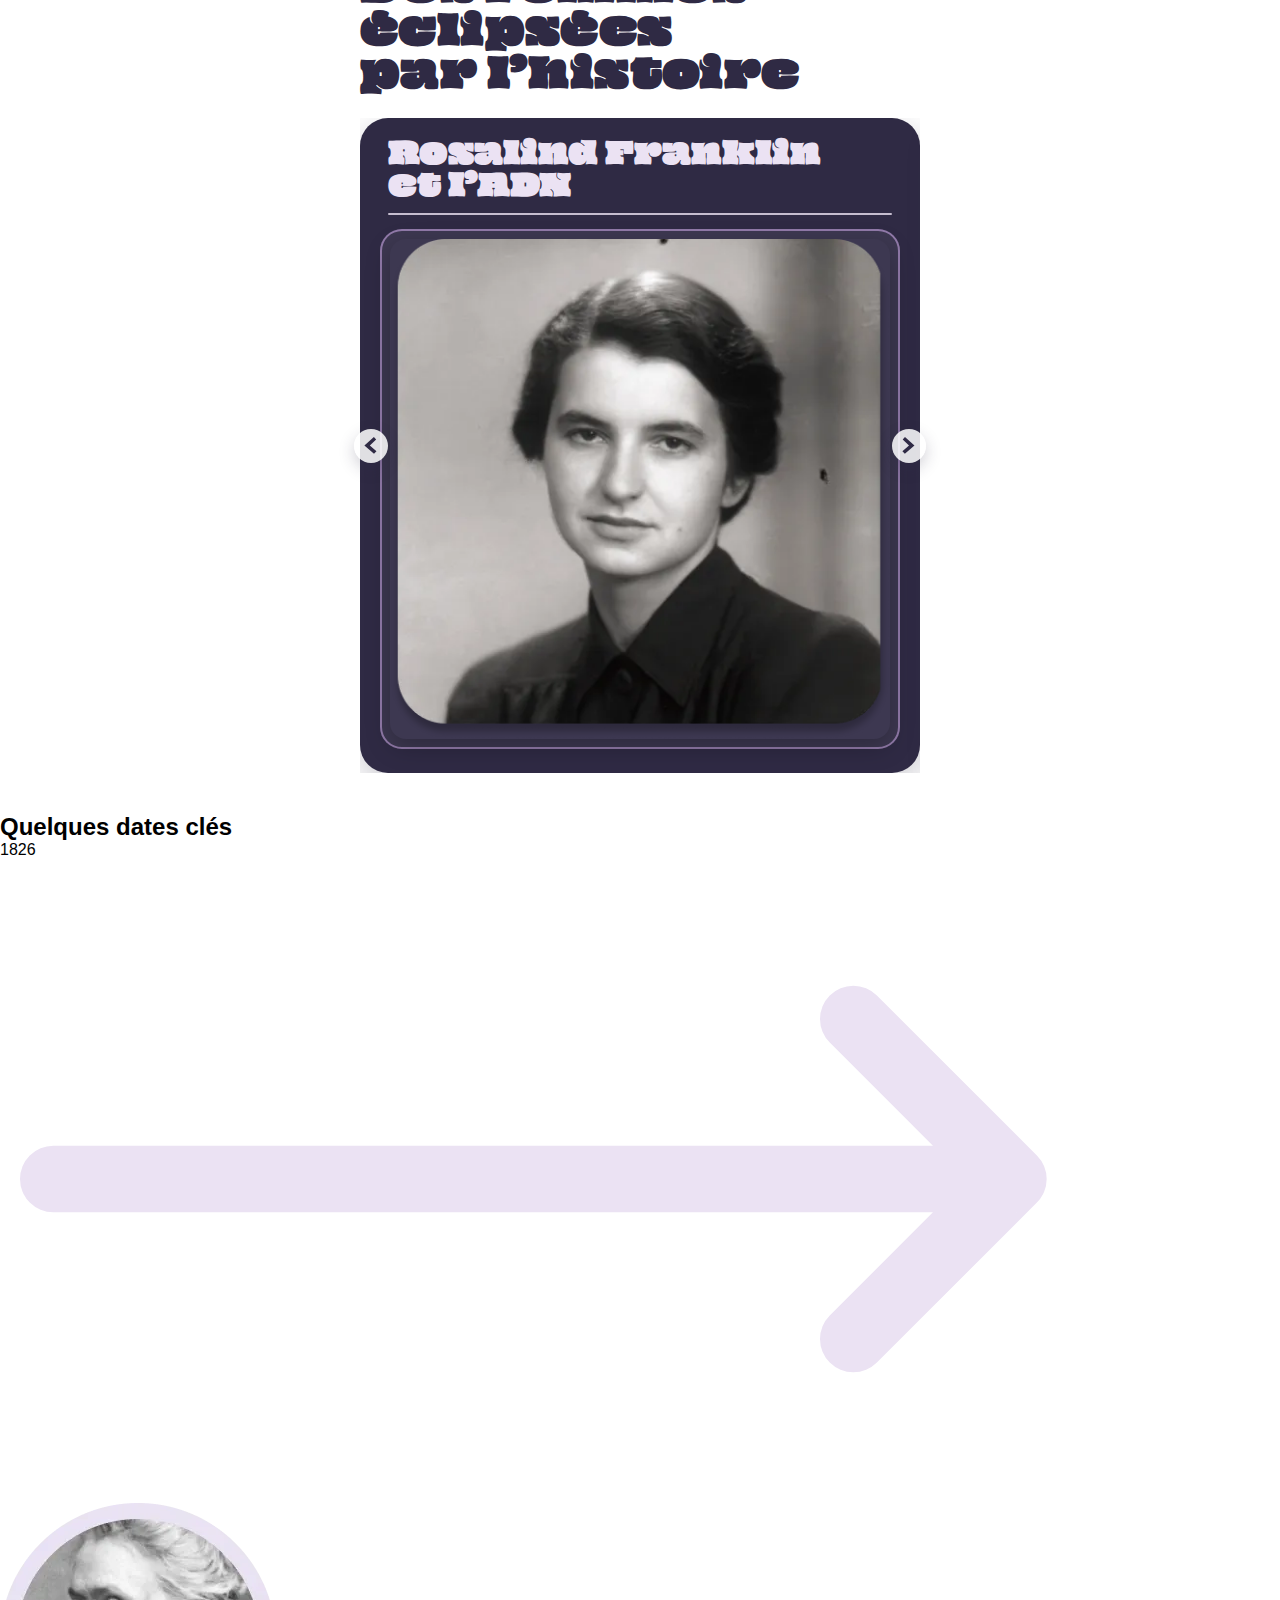
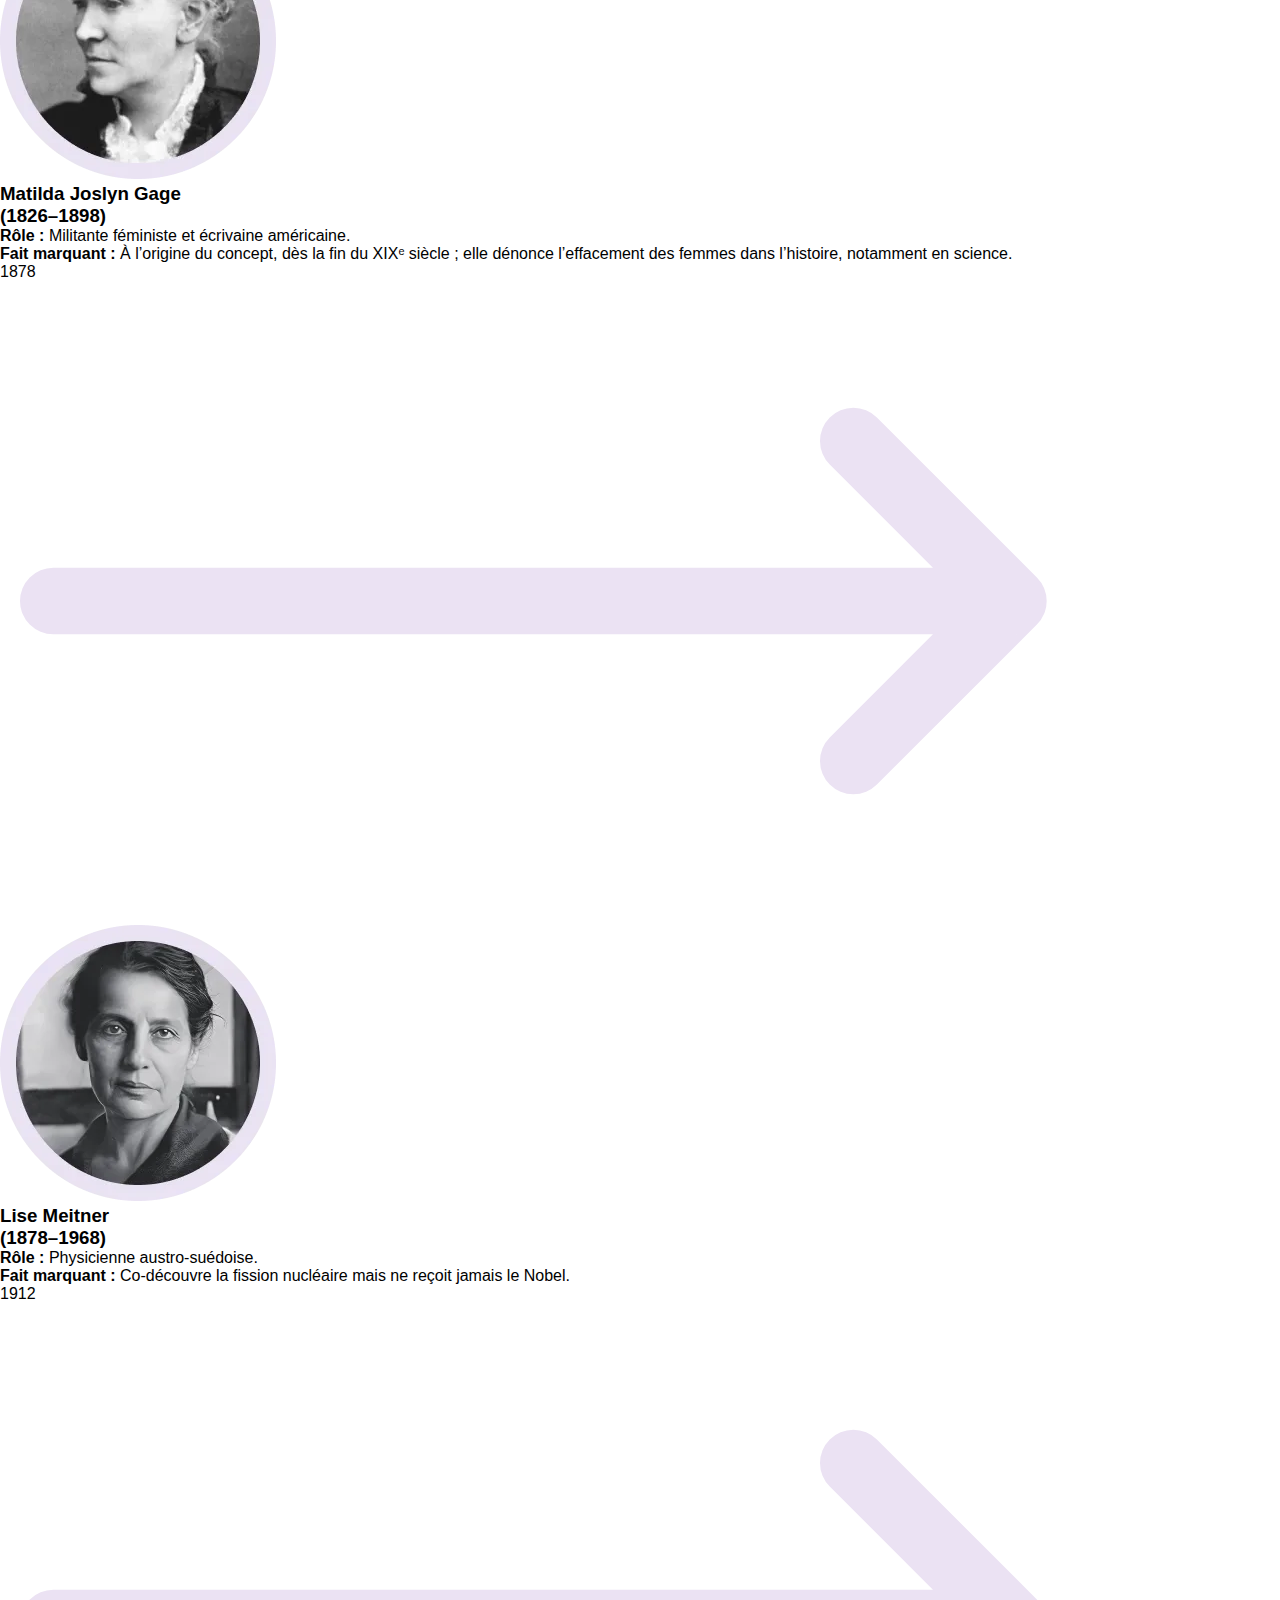
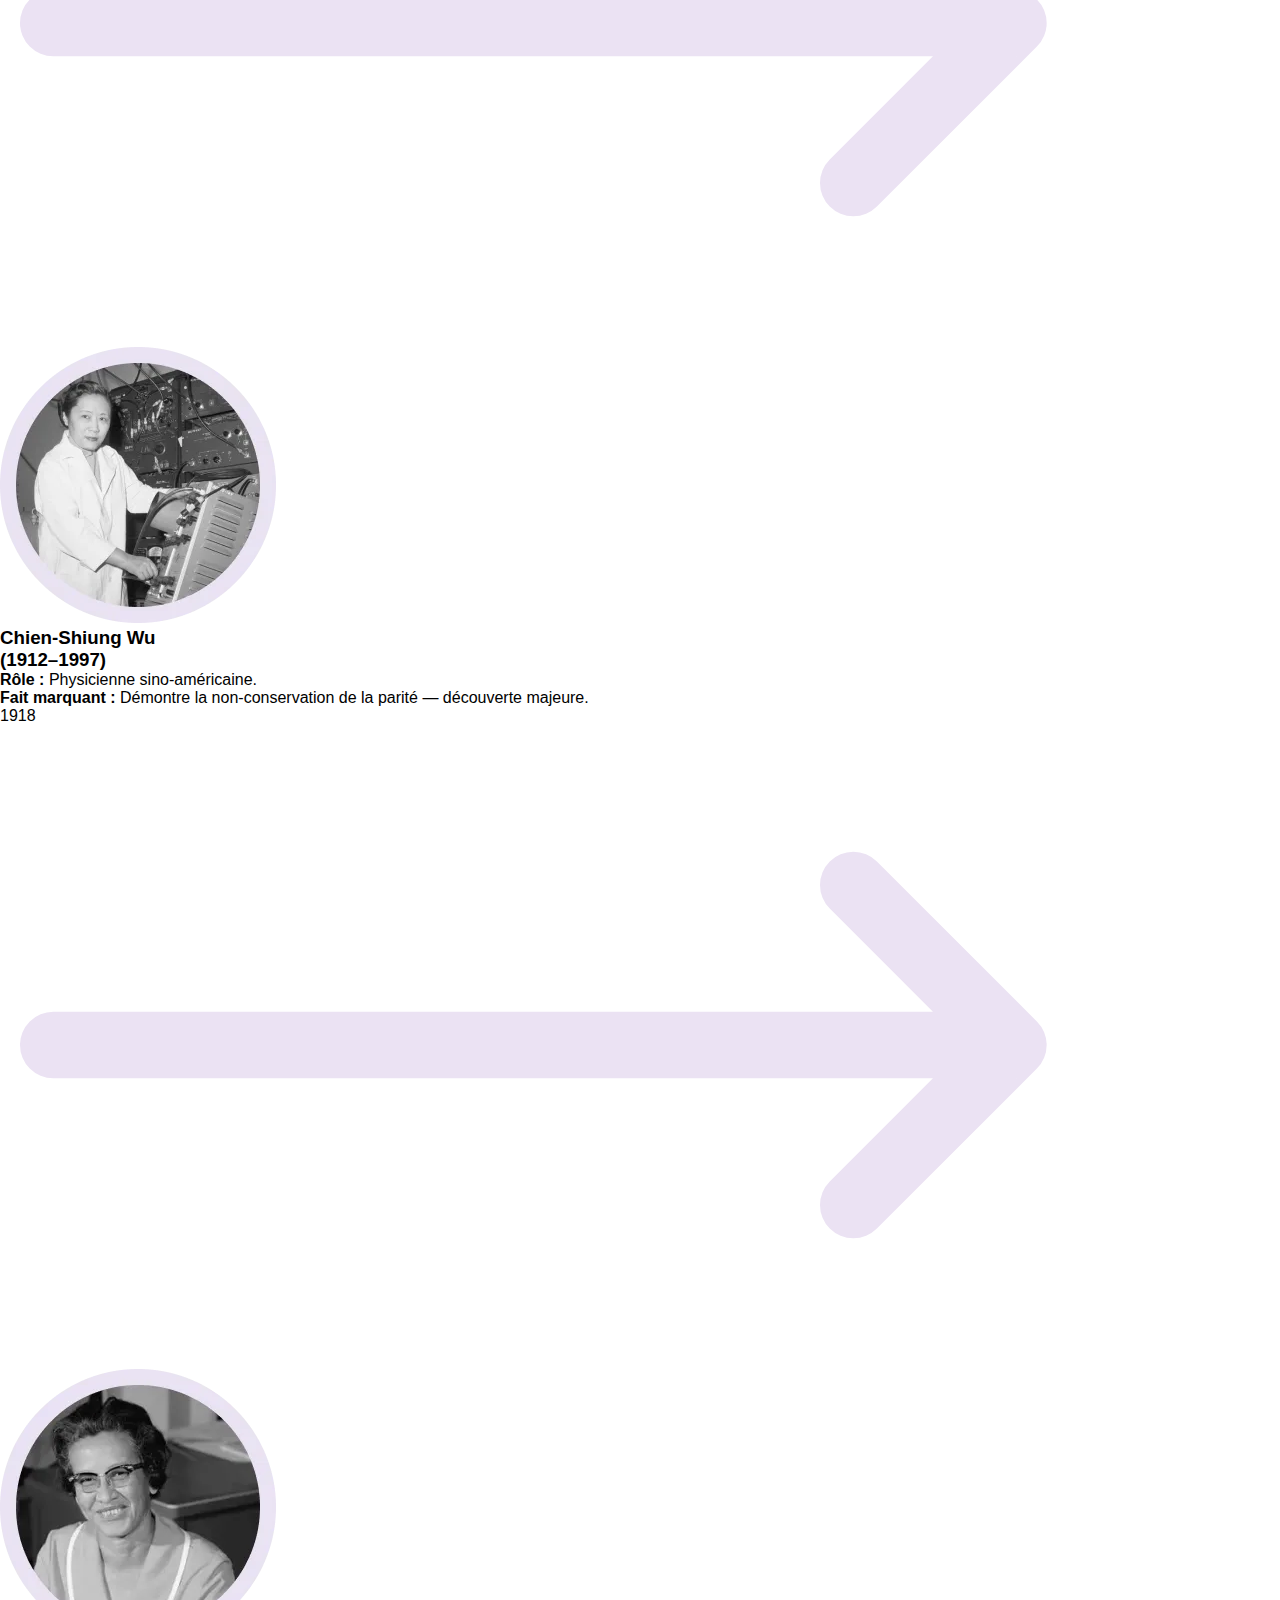
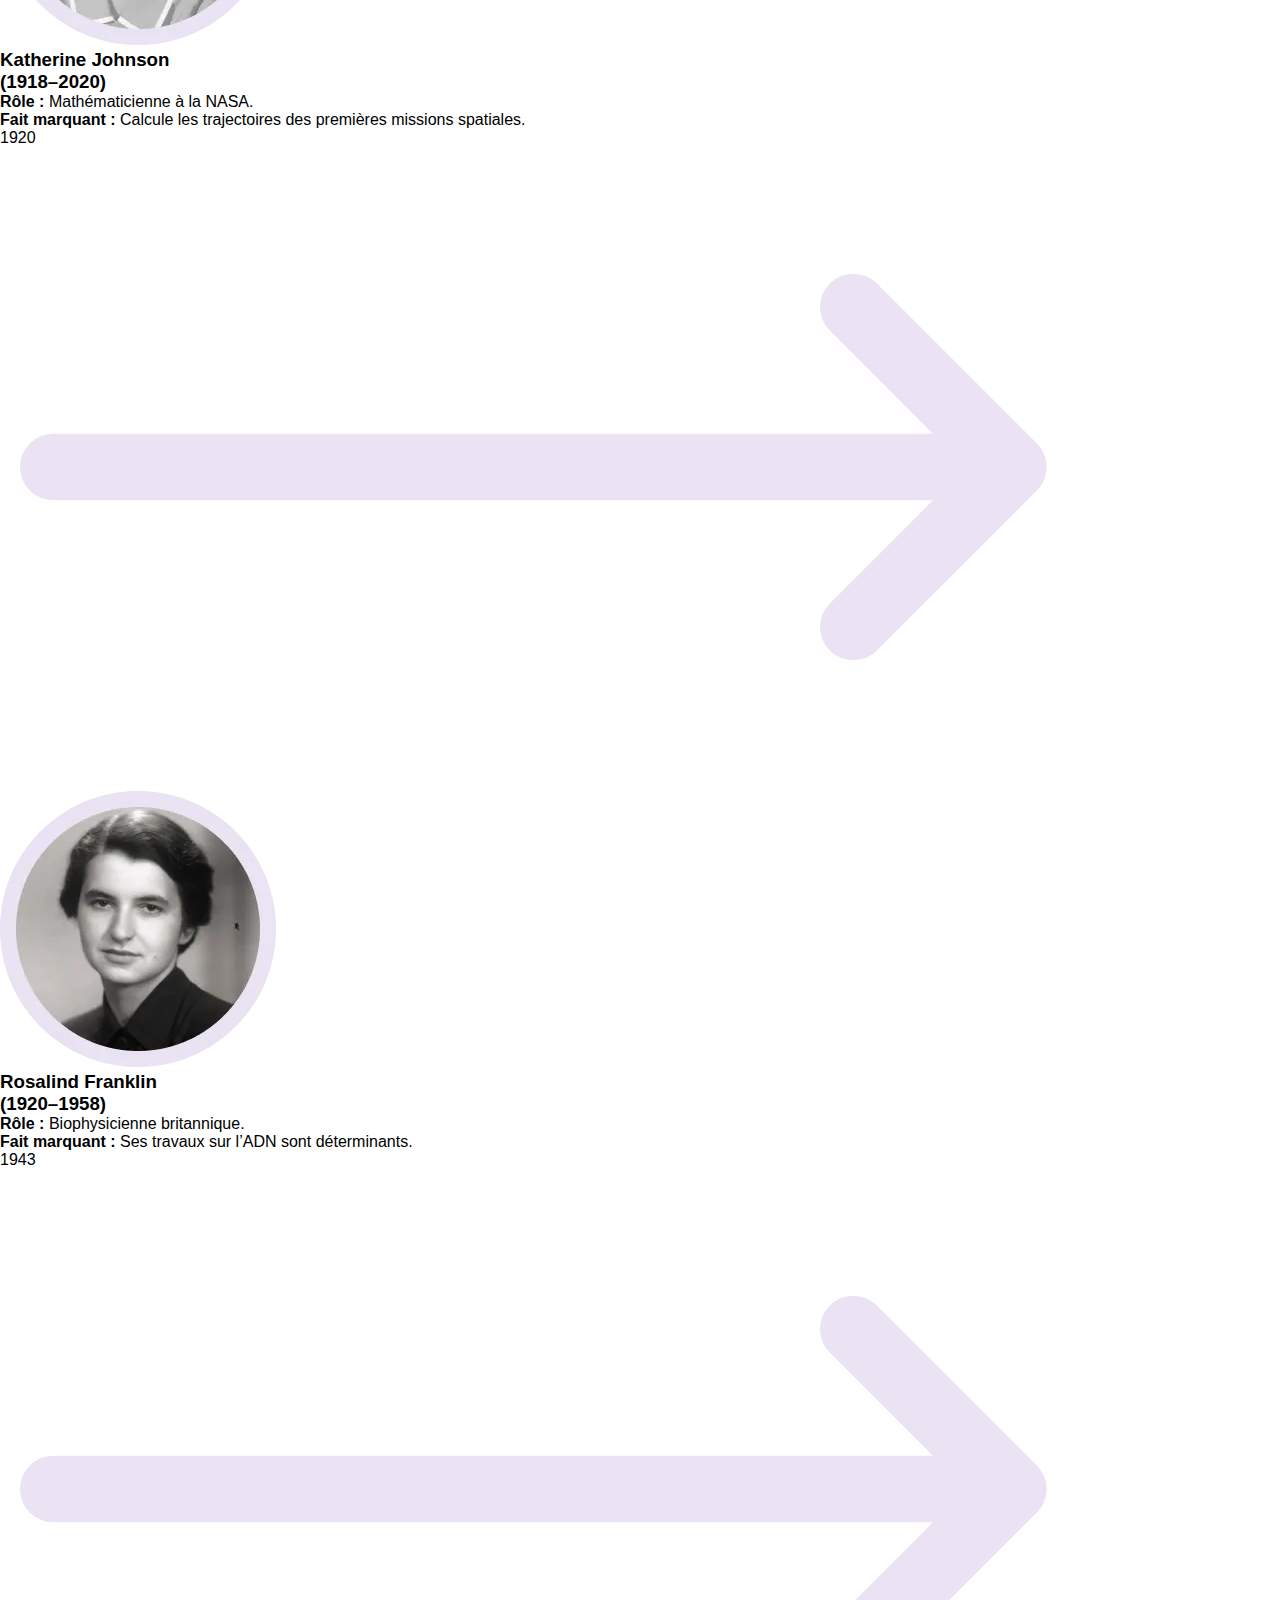
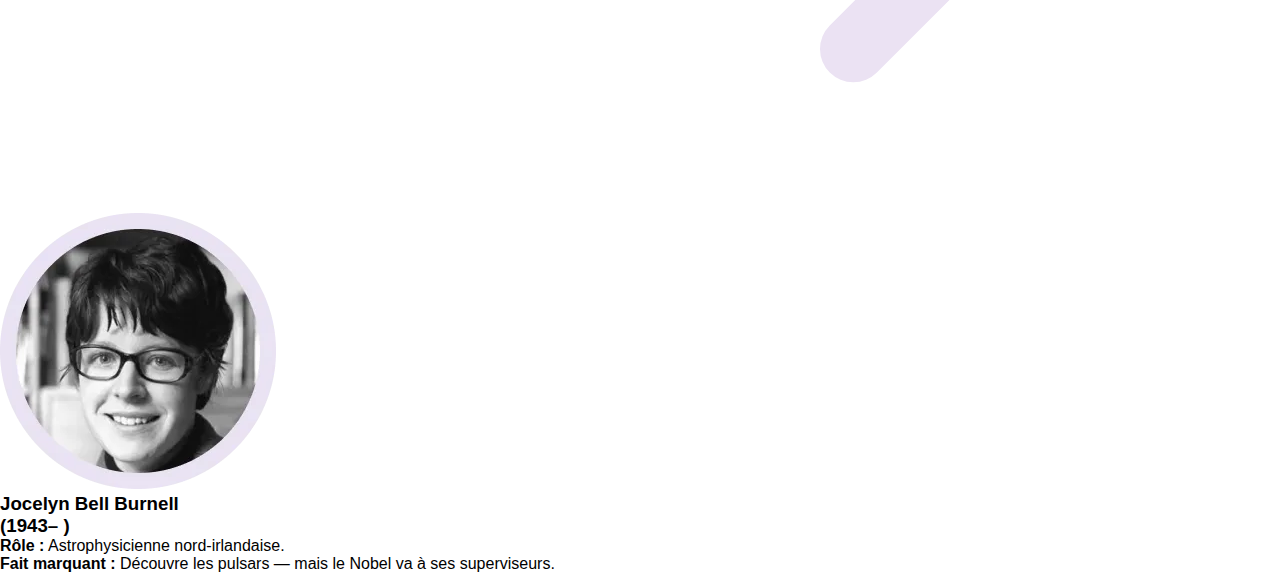
<file: fr/effet_matilda.html>
<!DOCTYPE html>
<html lang="fr">
<head>
  <meta charset="UTF-8">
  <meta name="viewport" content="width=device-width, initial-scale=1.0">
  <title>Effet Matilda - LA GRILLE INVISIBLE</title>

  <link rel="stylesheet" href="/src/style.css">
  <script src="/src/script.js" defer></script>
  <link href="https://fonts.googleapis.com/css2?family=Oi&display=swap" rel="stylesheet">
  <link href="https://fonts.googleapis.com/css2?family=Montserrat:wght@400;700;800&family=Oi&display=swap" rel="stylesheet">
</head>

<body>

  <!-- HEADER -->
  <header>
    <a href="/fr/" class="logo-link">
      <img src="/assets/icones/LOGO.svg" alt="Logo">
    </a>

    <div class="header-right">
      <a href="/en/" class="lang-link">EN</a>

      <button class="header__menu-btn menu-btn" aria-label="menu" aria-expanded="false" aria-controls="mainNav">
        <img src="/assets/icones/menu.svg" alt="Menu-icone">
      </button>

      <nav class="header__menu menu" id="mainNav" aria-hidden="true">
        <ul class="menu__list list-unstyled">
          <li class="menu__item"><a class="menu__link" href="/fr/a_propos.html">A propos</a></li>
          <li class="menu__item"><a class="menu__link" href="/fr/effet_matilda.html">Effet Matilda</a></li>
          <li class="menu__item"><a class="menu__link" href="/fr/diane_holl.html">Diane Holl</a></li>
          <li class="menu__item"><a class="menu__link" href="/fr/f1_academy.html">F1 Academy</a></li>
          <li class="menu__item"><a class="menu__link" href="/fr/stereotype.html">Stéréotypes & Médias</a></li>
          <li class="menu__item"><a class="menu__link" href="/fr/theorie.html">Une théorie</a></li>
          <li class="menu__item"><a class="menu__link" href="/fr/films_series.html">Films/ Séries</a></li>
          <li class="menu__item"><a class="menu__link" href="/fr/contacter.html">Nous Contacter</a></li>
          <li class="menu__item"><a class="menu__link" href="/fr/glossaire.html">Glossaire</a></li>
          <li class="menu__item"><a class="menu__link" href="/fr/autres_projets.html">Autres Projets</a></li>
        </ul>
      </nav>
    </div>
  </header>

  <section class="effet_matilda-hero" style="--hero-img: url('/assets/img/effetmatilda_back.webp');">

  <a class="effet_matilda-hero__back" href="/fr/">
    <img src="/assets/icones/arrow_left_white.svg" alt="Retour">
  </a>

  <div class="effet_matilda-hero__overlay"></div>

  <div class="effet_matilda-hero__content">
    <h1 class="effet_matilda-hero__title">
      L'EFFET MATILDA
    </h1>
  </div>

  <div class="effet_matilda-hero__bottom-cap">
    <div class="effet_matilda-hero__bottom-cap-inner"></div>
  </div>
</section>
<section class="effet_matilda-intro" aria-labelledby="effet_matilda-intro-title">
  <div class="effet_matilda-intro__inner">

    <!-- Label + étoile -->
    <div class="effet_matilda-intro__labelrow">
      <span class="effet_matilda-intro__star" aria-hidden="true">
        <!-- petite étoile inline pour éviter une dépendance d’asset -->
        <svg width="12" height="12" viewBox="0 0 24 24" fill="#c9a7e4" xmlns="http://www.w3.org/2000/svg">
          <path d="M12 2l2.6 6.9 7.4.6-5.6 4.4 1.8 7.1L12 17.8 5.8 21l1.8-7.1L2 9.5l7.4-.6L12 2z"/>
        </svg>
      </span>
      <span class="effet_matilda-intro__label">EFFET MATILDA</span>
    </div>

    <div class="effet_matilda-intro__rule" role="presentation"></div>

    <!-- Titre -->
    <h2 class="effet_matilda-intro__title" id="effet_matilda-intro-title">
      qu’est-ce que l’effet<br/> Matilda&nbsp;?
    </h2>

    <!-- Texte -->
    <div class="effet_matilda-intro__content">
      <p>
        <strong>L’effet Matilda</strong> désigne un phénomène bien réel&nbsp;: les découvertes
        faites par des femmes sont souvent attribuées à leurs collègues masculins.
        Le terme vient de Matilda Joslyn Gage, une féministe américaine du XIX<sup>e</sup> siècle,
        qui dénonçait déjà cette invisibilisation.
      </p>

      <p>
        De Rosalind Franklin, éclipsée dans la découverte de l’ADN, à
        <strong>Jocelyn Bell Burnell</strong>, privée du Nobel pour la découverte des pulsars,
        de nombreuses scientifiques ont vu leur travail minimisé ou effacé.
      </p>

      <p>
        Cet effet n’est pas seulement historique — il persiste encore aujourd’hui, dans les laboratoires,
        les médias et les manuels scolaires. Le nom de l’homme est cité, celui de la femme est oublié.
        Reconnaître <strong>l’effet Matilda</strong>, c’est rétablir la vérité et rendre justice aux femmes
        qui ont façonné la science, souvent dans l’ombre.
      </p>
    </div>

  </div>
</section>

<div class="effet_matilda-intro__rule" role="presentation"></div>

<section class="effet_matilda-carousel" aria-labelledby="effet_matilda-carousel-heading">
  <div class="effet_matilda-carousel__inner">

    <!-- Titre de section -->
    <h2 class="effet_matilda-carousel__heading" id="effet_matilda-carousel-heading">
      Des femmes éclipsées<br>par l’histoire
    </h2>

    <!-- Piste du carrousel -->
    <div class="effet_matilda-carousel__viewport" role="region" aria-roledescription="carousel" aria-label="Femmes scientifiques">
      <div class="effet_matilda-carousel__track">

        <!-- Slide 1 -->
        <article class="effet_matilda-card" aria-roledescription="slide">
          <h3 class="effet_matilda-card__title">Rosalind Franklin<br>et l’ADN</h3>
          <div class="effet_matilda-card__rule"></div>

          <figure class="effet_matilda-card__figure">
            <img
              class="effet_matilda-card__img"
              src="/assets/img/carrousel_1_effet.webp"
              alt="Portrait de Rosalind Franklin"
            />
          </figure>
        </article>

        <!-- Slide 2 -->
        <article class="effet_matilda-card" aria-roledescription="slide">
          <h3 class="effet_matilda-card__title">Jocelyn Bell<br>Burnell</h3>
          <div class="effet_matilda-card__rule"></div>

          <figure class="effet_matilda-card__figure">
            <img
              class="effet_matilda-card__img"
              src="/assets/img/carrousel_2_effet.webp"
              alt="Portrait de Jocelyn Bell Burnell"
            />
          </figure>
        </article>

        <!-- Slide 3 -->
        <article class="effet_matilda-card" aria-roledescription="slide">
          <h3 class="effet_matilda-card__title">Lise Meitner<br>et la fission</h3>
          <div class="effet_matilda-card__rule"></div>

          <figure class="effet_matilda-card__figure">
            <img
              class="effet_matilda-card__img"
              src="/assets/img/carrousel_3_effet.webp"
              alt="Portrait de Lise Meitner"
            />
          </figure>
        </article>

        <!-- Slide 4 -->
        <article class="effet_matilda-card" aria-roledescription="slide">
          <h3 class="effet_matilda-card__title">Chien-Shiung Wu</h3>
          <div class="effet_matilda-card__rule"></div>

          <figure class="effet_matilda-card__figure">
            <img
              class="effet_matilda-card__img"
              src="/assets/img/carrousel_3_effet.webp"
              alt="Portrait de Chien-Shiung Wu"
            />
          </figure>
        </article>

      </div>

      <!-- Flèches -->
      <button class="effet_matilda-carousel__arrow effet_matilda-carousel__arrow--prev" aria-label="Précédent">
        <img src="/assets/icones/arrow_left.svg" alt="" aria-hidden="true">
      </button>
      <button class="effet_matilda-carousel__arrow effet_matilda-carousel__arrow--next" aria-label="Suivant">
        <img src="/assets/icones/arrow_right.svg" alt="" aria-hidden="true">
      </button>
    </div>

  </div>
</section>
<section class="effet_matilda-timeline" aria-labelledby="effet_matilda-tl-title">
  <div class="effet_matilda-tl__header">
    <div class="effet_matilda-tl__label">
      <h2 class="effet_matilda-tl__title" id="effet_matilda-tl-title">
        Quelques dates clés
      </h2>
    </div>
</div>

  <!-- CORPS DE LA TIMELINE -->
  <div class="effet_matilda-tl__body">
    <ol class="effet_matilda-tl">

      <!-- ITEM 1 -->
      <li class="effet_matilda-tl__item">
        <div class="effet_matilda-tl__left">
          <div class="effet_matilda-tl__year">1826</div>
          <div class="effet_matilda-tl__tick"></div>
        </div>

        <div class="effet_matilda-tl__card">
          <div class="effet_matilda-tl__arrow">
            <svg viewBox="0 0 48 24" fill="none">
              <path d="M2 12h36m0 0l-6-6m6 6l-6 6" stroke="#EBE2F3" stroke-width="2.5" stroke-linecap="round" stroke-linejoin="round"/>
            </svg>
          </div>

          <img class="effet_matilda-tl__photo" src="/assets/img/timeline1.webp" alt="Matilda Joslyn Gage">

          <h3 class="effet_matilda-tl__name">
            Matilda Joslyn Gage<br><span>(1826–1898)</span>
          </h3>

          <p class="effet_matilda-tl__role">
            <strong>Rôle :</strong> Militante féministe et écrivaine américaine.
          </p>

          <p class="effet_matilda-tl__fact">
            <strong>Fait marquant :</strong> À l’origine du concept, dès la fin du XIXᵉ siècle ; elle dénonce l’effacement des femmes dans l’histoire, notamment en science.
          </p>
        </div>
      </li>

      <!-- ITEM 2 -->
      <li class="effet_matilda-tl__item">
        <div class="effet_matilda-tl__left">
          <div class="effet_matilda-tl__year">1878</div>
          <div class="effet_matilda-tl__tick"></div>
        </div>

        <div class="effet_matilda-tl__card">
          <div class="effet_matilda-tl__arrow">
            <svg viewBox="0 0 48 24" fill="none">
              <path d="M2 12h36m0 0l-6-6m6 6l-6 6" stroke="#EBE2F3" stroke-width="2.5" stroke-linecap="round" stroke-linejoin="round"/>
            </svg>
          </div>

          <img class="effet_matilda-tl__photo" src="/assets/img/timeline2.webp" alt="Lise Meitner">

          <h3 class="effet_matilda-tl__name">
            Lise Meitner<br><span>(1878–1968)</span>
          </h3>

          <p class="effet_matilda-tl__role">
            <strong>Rôle :</strong> Physicienne austro-suédoise.
          </p>

          <p class="effet_matilda-tl__fact">
            <strong>Fait marquant :</strong> Co-découvre la fission nucléaire mais ne reçoit jamais le Nobel.
          </p>
        </div>
      </li>

      <!-- ITEM 3 -->
      <li class="effet_matilda-tl__item">
        <div class="effet_matilda-tl__left">
          <div class="effet_matilda-tl__year">1912</div>
          <div class="effet_matilda-tl__tick"></div>
        </div>

        <div class="effet_matilda-tl__card">
          <div class="effet_matilda-tl__arrow">
            <svg viewBox="0 0 48 24" fill="none">
              <path d="M2 12h36m0 0l-6-6m6 6l-6 6" stroke="#EBE2F3" stroke-width="2.5" stroke-linecap="round" stroke-linejoin="round"/>
            </svg>
          </div>

          <img class="effet_matilda-tl__photo" src="/assets/img/timeline3.webp" alt="Chien-Shiung Wu">

          <h3 class="effet_matilda-tl__name">
            Chien-Shiung Wu<br><span>(1912–1997)</span>
          </h3>

          <p class="effet_matilda-tl__role">
            <strong>Rôle :</strong> Physicienne sino-américaine.
          </p>

          <p class="effet_matilda-tl__fact">
            <strong>Fait marquant :</strong> Démontre la non-conservation de la parité — découverte majeure.
          </p>
        </div>
      </li>

      <!-- ITEM 4 -->
      <li class="effet_matilda-tl__item">
        <div class="effet_matilda-tl__left">
          <div class="effet_matilda-tl__year">1918</div>
          <div class="effet_matilda-tl__tick"></div>
        </div>

        <div class="effet_matilda-tl__card">
          <div class="effet_matilda-tl__arrow">
            <svg viewBox="0 0 48 24" fill="none">
              <path d="M2 12h36m0 0l-6-6m6 6l-6 6" stroke="#EBE2F3" stroke-width="2.5" stroke-linecap="round" stroke-linejoin="round"/>
            </svg>
          </div>

          <img class="effet_matilda-tl__photo" src="/assets/img/timeline4.webp" alt="Katherine Johnson">

          <h3 class="effet_matilda-tl__name">
            Katherine Johnson<br><span>(1918–2020)</span>
          </h3>

          <p class="effet_matilda-tl__role">
            <strong>Rôle :</strong> Mathématicienne à la NASA.
          </p>

          <p class="effet_matilda-tl__fact">
            <strong>Fait marquant :</strong> Calcule les trajectoires des premières missions spatiales.
          </p>
        </div>
      </li>

      <!-- ITEM 5 -->
      <li class="effet_matilda-tl__item">
        <div class="effet_matilda-tl__left">
          <div class="effet_matilda-tl__year">1920</div>
          <div class="effet_matilda-tl__tick"></div>
        </div>

        <div class="effet_matilda-tl__card">
          <div class="effet_matilda-tl__arrow">
            <svg viewBox="0 0 48 24" fill="none">
              <path d="M2 12h36m0 0l-6-6m6 6l-6 6" stroke="#EBE2F3" stroke-width="2.5" stroke-linecap="round" stroke-linejoin="round"/>
            </svg>
          </div>

          <img class="effet_matilda-tl__photo" src="/assets/img/timeline5.webp" alt="Rosalind Franklin">

          <h3 class="effet_matilda-tl__name">
            Rosalind Franklin<br><span>(1920–1958)</span>
          </h3>

          <p class="effet_matilda-tl__role">
            <strong>Rôle :</strong> Biophysicienne britannique.
          </p>

          <p class="effet_matilda-tl__fact">
            <strong>Fait marquant :</strong> Ses travaux sur l’ADN sont déterminants.
          </p>
        </div>
      </li>

      <!-- ITEM 6 -->
      <li class="effet_matilda-tl__item">
        <div class="effet_matilda-tl__left">
          <div class="effet_matilda-tl__year">1943</div>
          <div class="effet_matilda-tl__tick"></div>
        </div>

        <div class="effet_matilda-tl__card">
          <div class="effet_matilda-tl__arrow">
            <svg viewBox="0 0 48 24" fill="none">
              <path d="M2 12h36m0 0l-6-6m6 6l-6 6" stroke="#EBE2F3" stroke-width="2.5" stroke-linecap="round" stroke-linejoin="round"/>
            </svg>
          </div>

          <img class="effet_matilda-tl__photo" src="/assets/img/timeline6.webp" alt="Jocelyn Bell Burnell">

          <h3 class="effet_matilda-tl__name">
            Jocelyn Bell Burnell<br><span>(1943– )</span>
          </h3>

          <p class="effet_matilda-tl__role">
            <strong>Rôle :</strong> Astrophysicienne nord-irlandaise.
          </p>

          <p class="effet_matilda-tl__fact">
            <strong>Fait marquant :</strong> Découvre les pulsars — mais le Nobel va à ses superviseurs.
          </p>
        </div>
      </li>

    </ol>
  </div>

</section>
</file>
<file: src/style.css>
@import url("/src/css/main.css");
@import url("/src/css/card_carousel.css");
@import url("/src/css/carousel.css");
@import url("/src/css/header.css");
@import url("/src/css/menu.css");
@import url("/src/css/footer.css");
</file>
